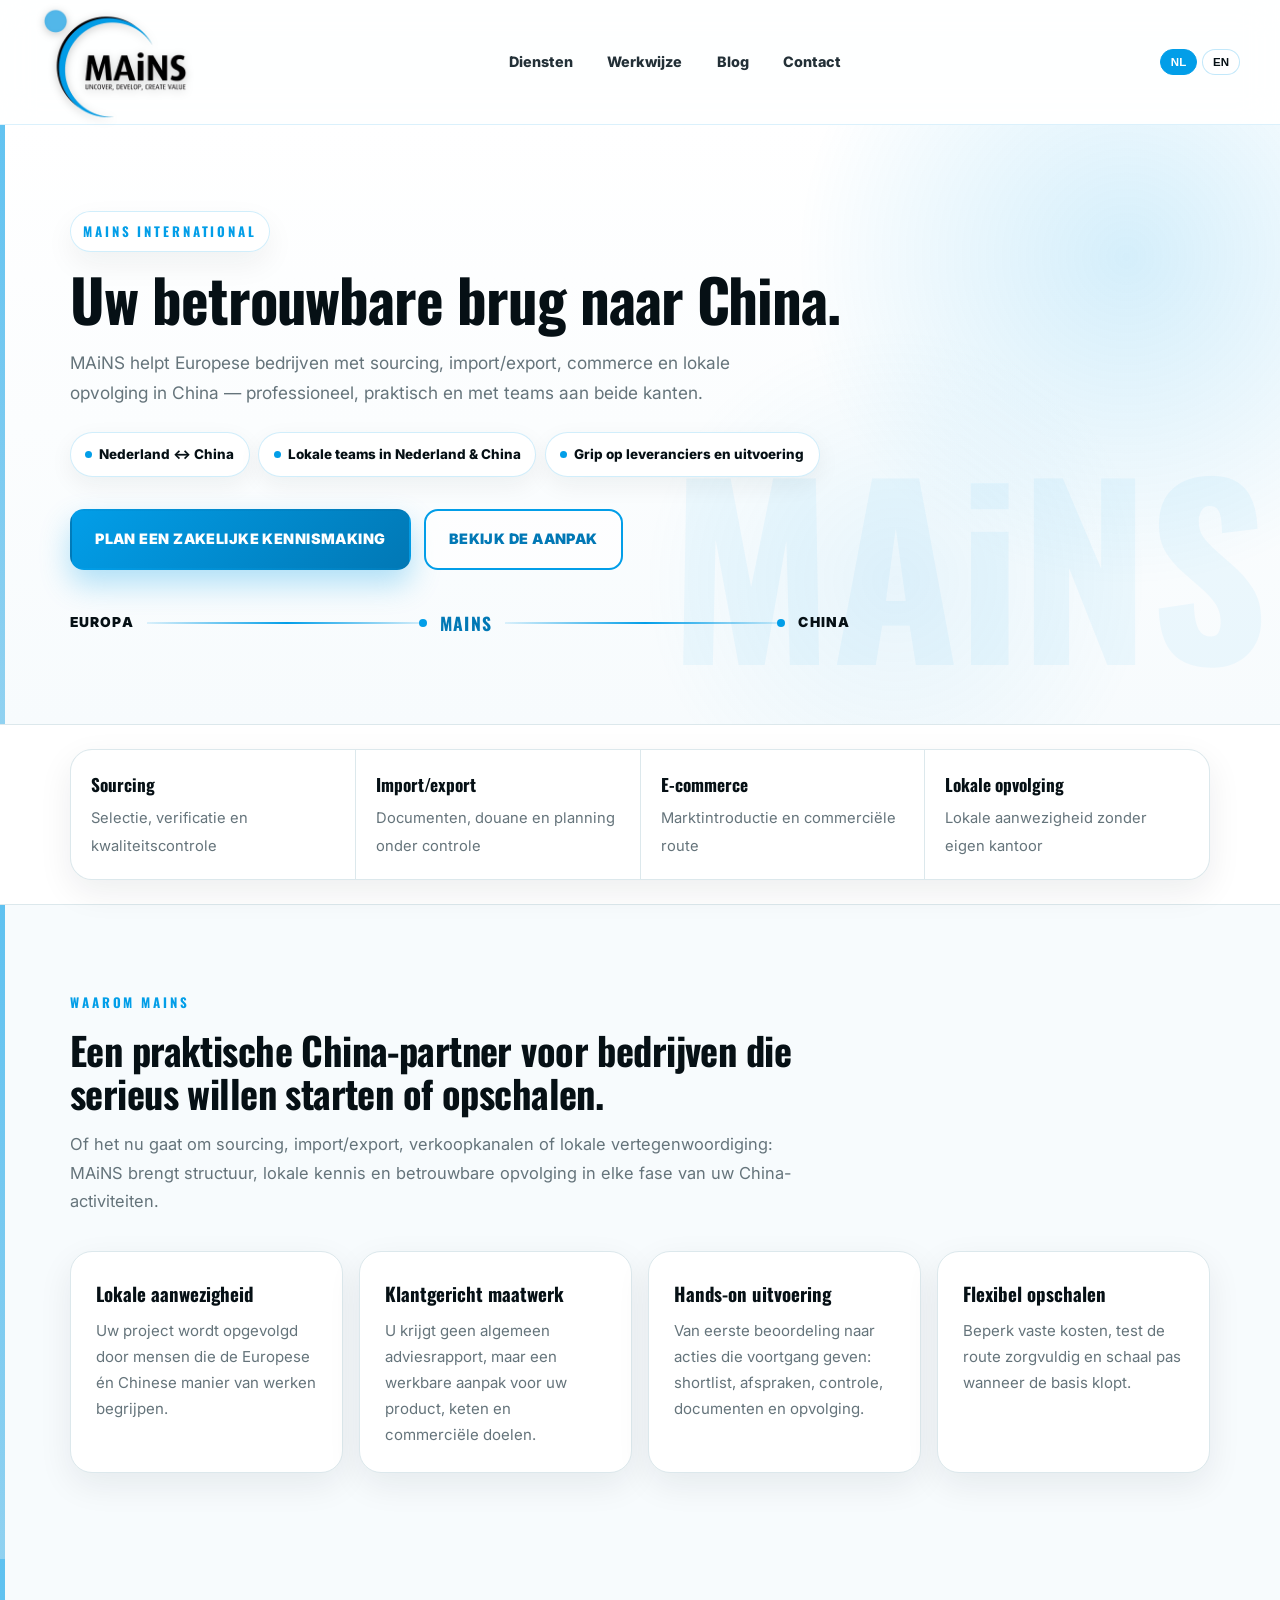
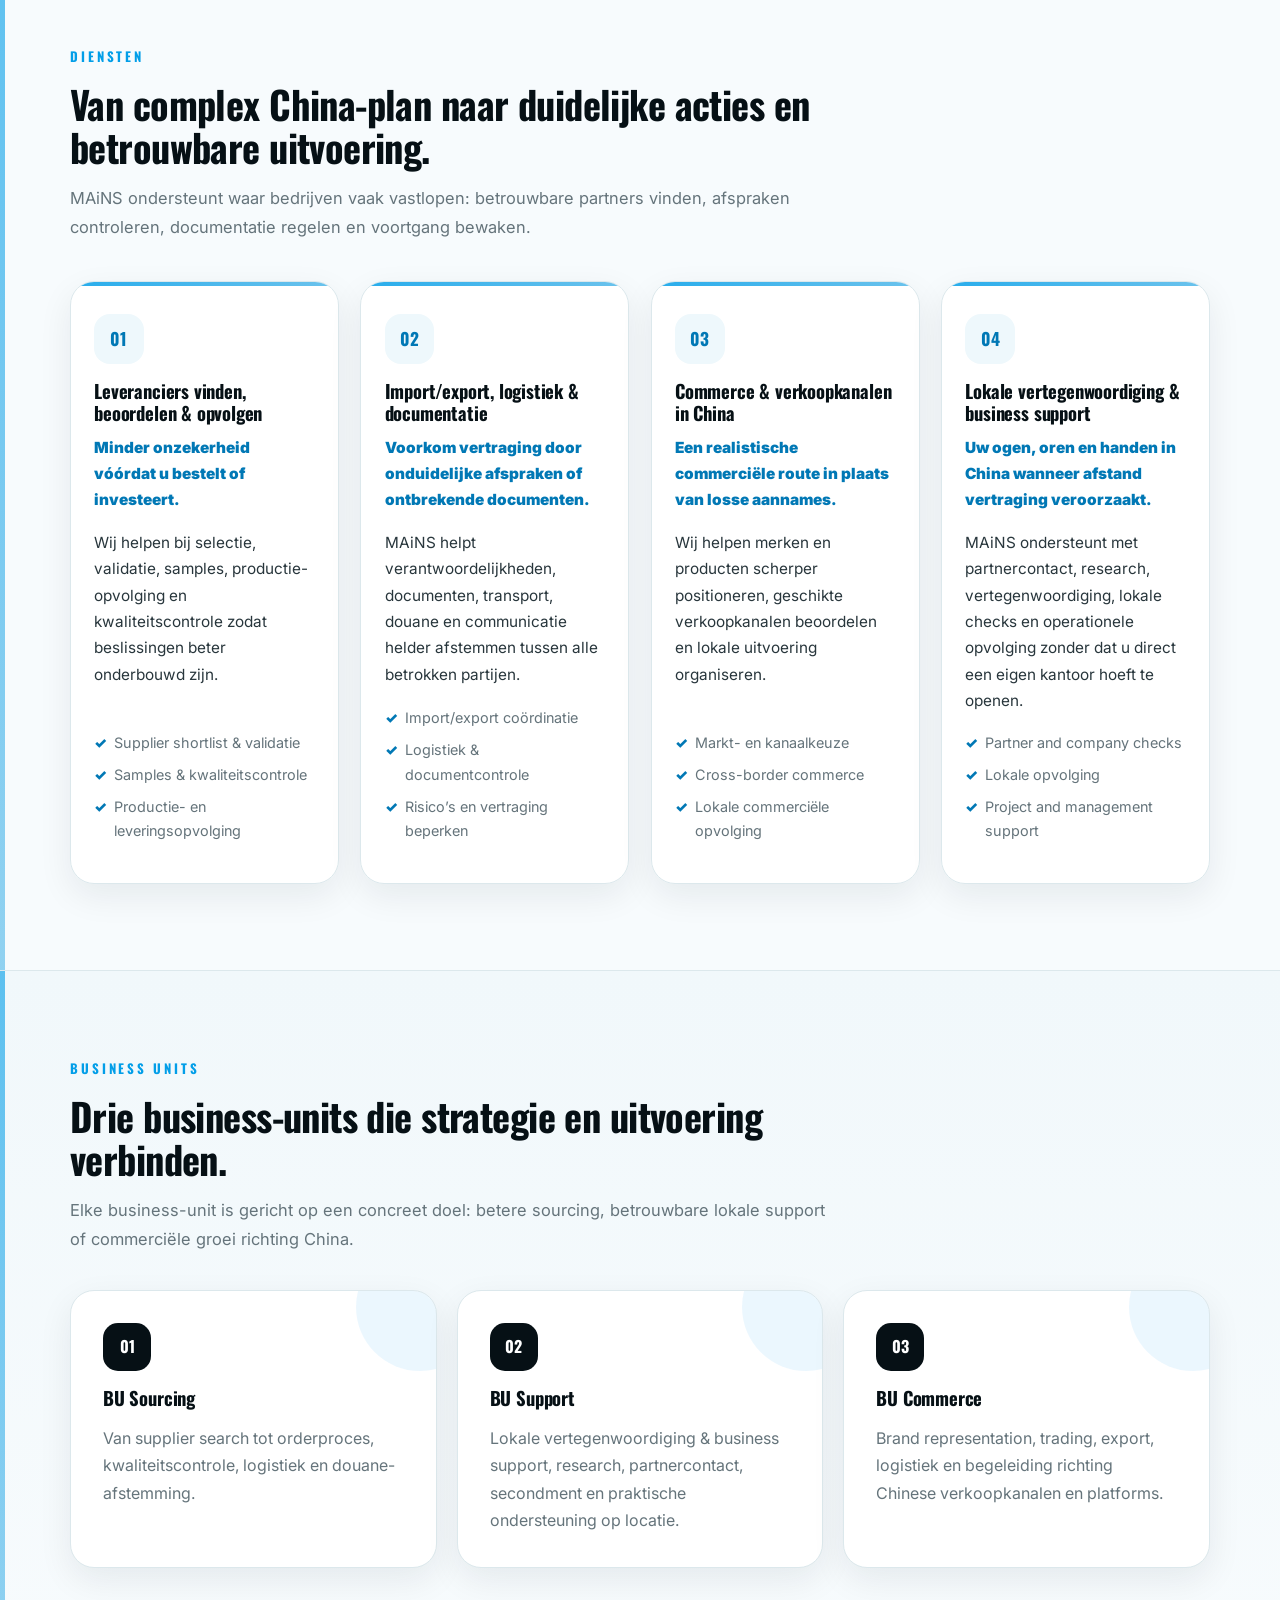
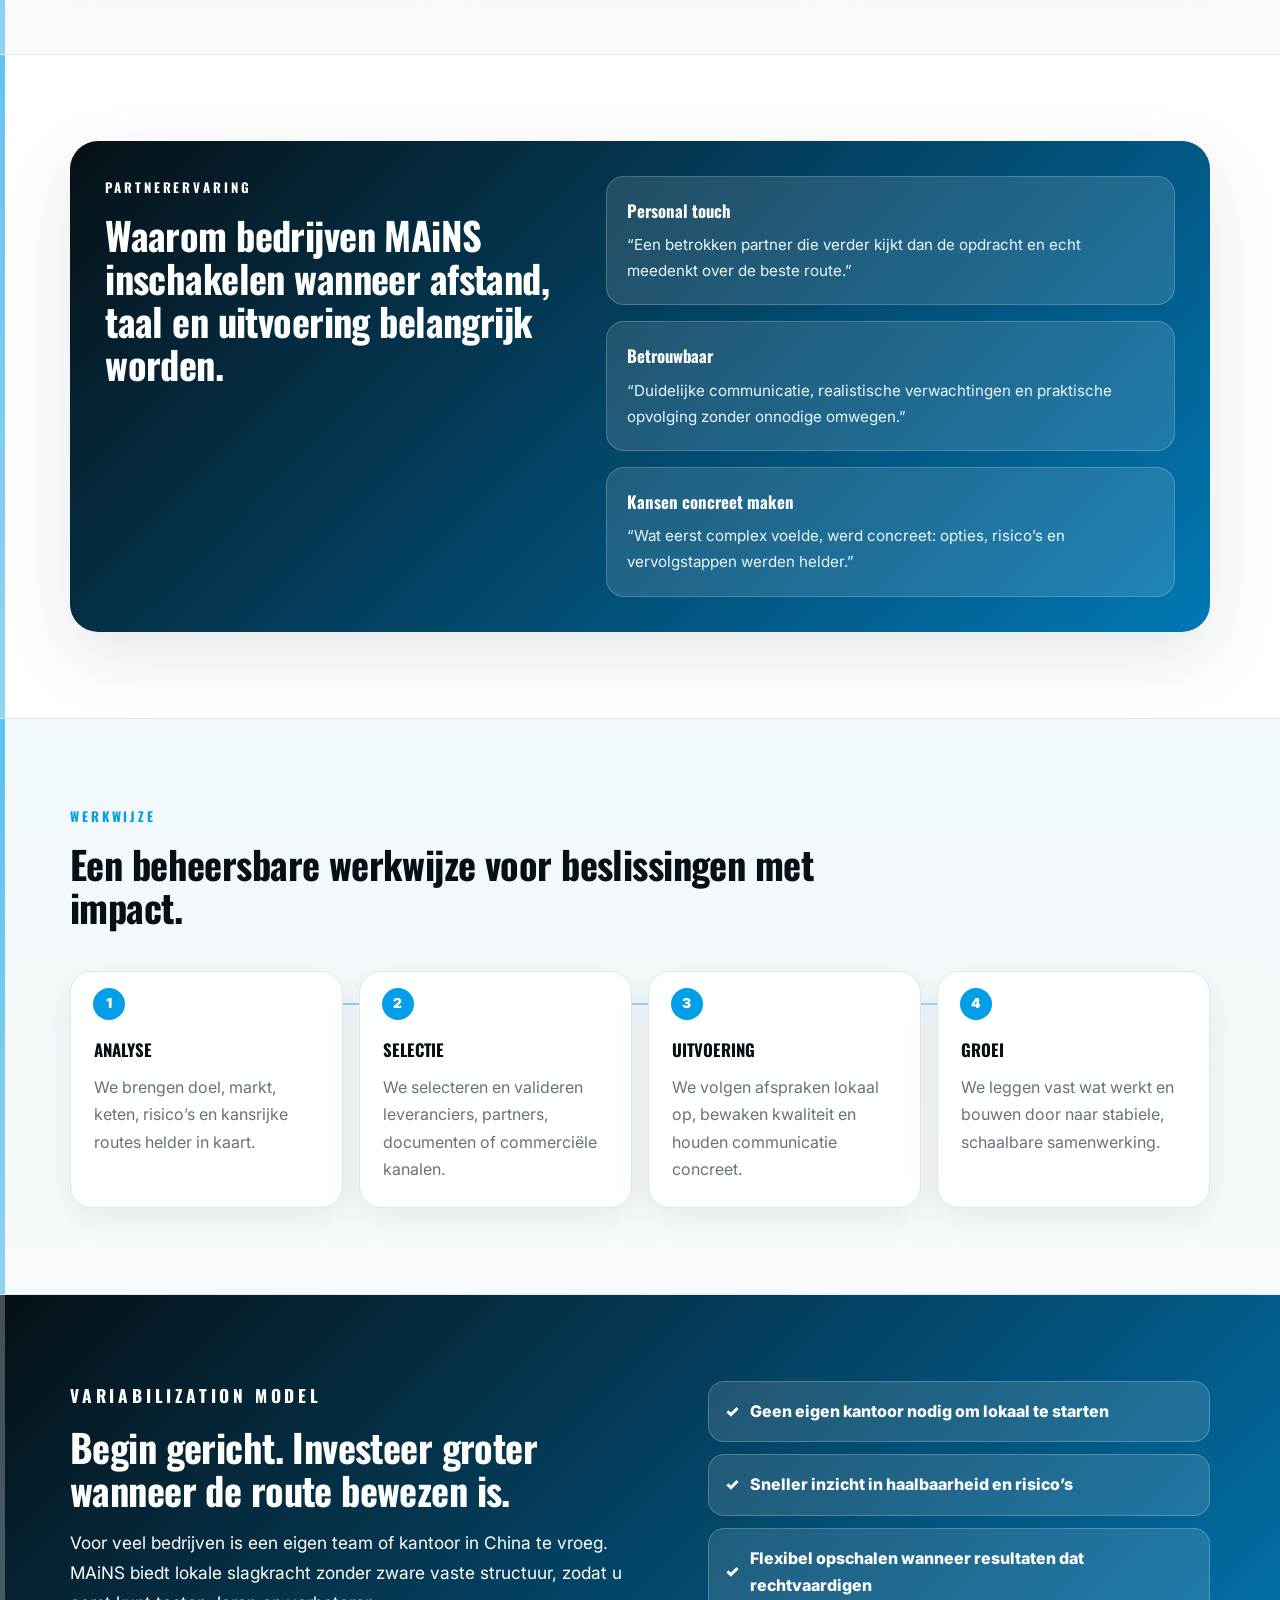
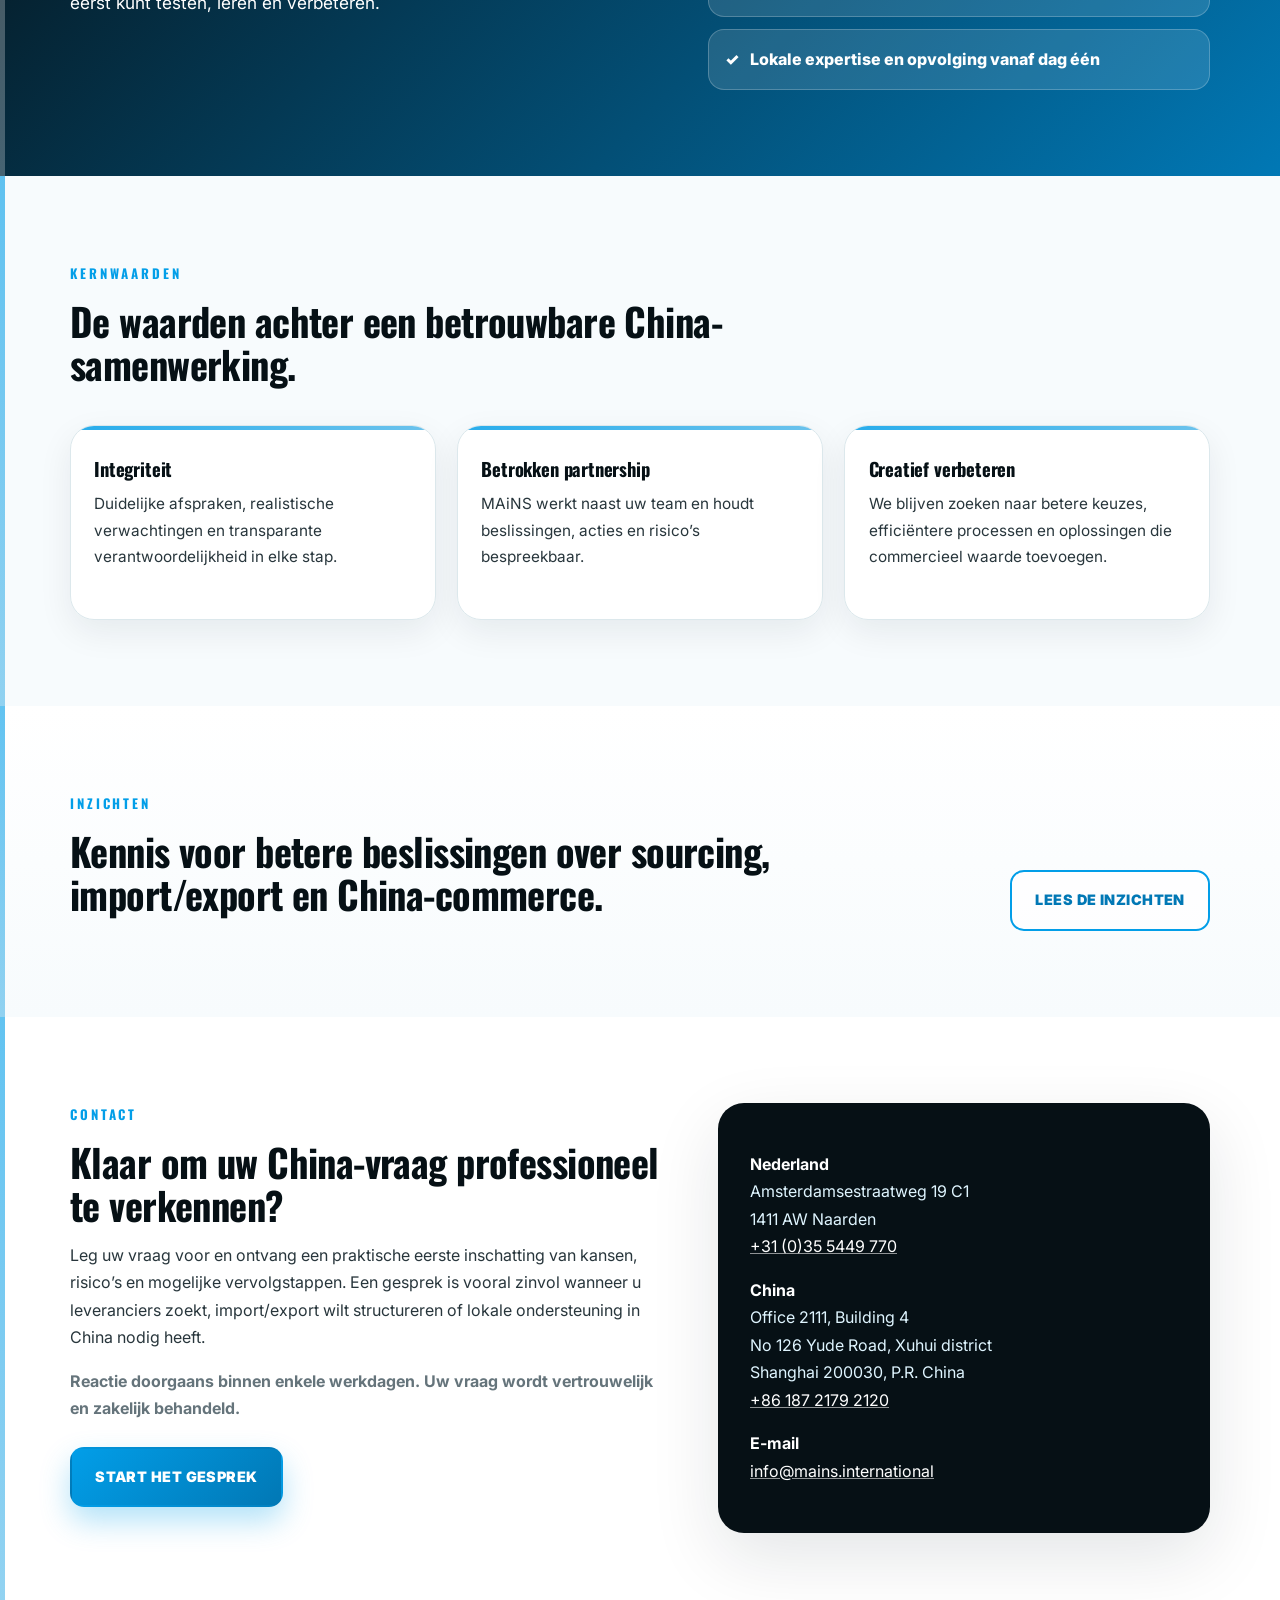
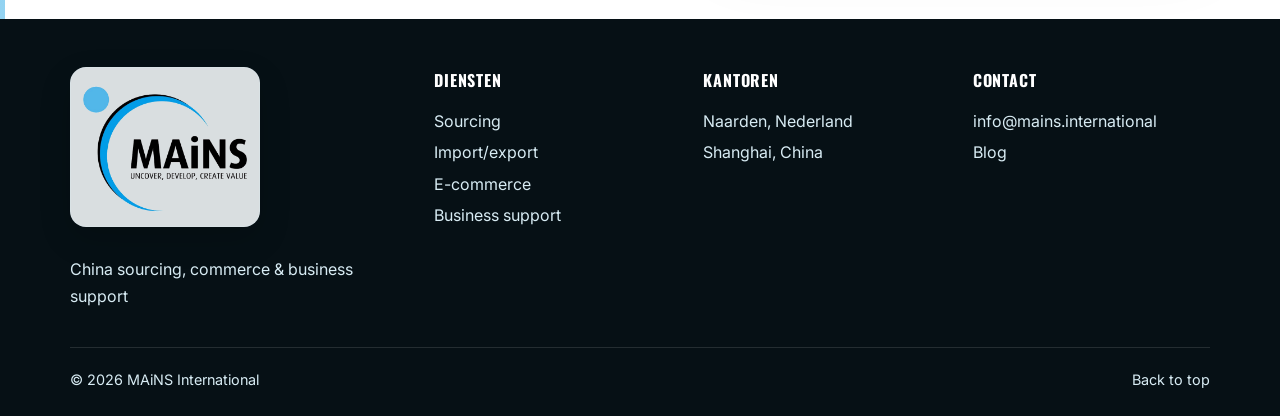
<file: index.html>
<!doctype html>
<html lang="nl">
<head>
  <meta charset="utf-8">
  <meta name="viewport" content="width=device-width, initial-scale=1">
  <title>MAiNS International — China sourcing, commerce & business support</title>
  <meta name="description" content="MAiNS International helpt Europese bedrijven zakelijk groeien in China met lokale sourcing, import/export, commerce en praktische vertegenwoordiging.">
  <meta property="og:title" content="MAiNS International — China business development">
  <meta property="og:description" content="Lokale China-expertise voor sourcing, import/export, commerce en betrouwbare business support.">
  <meta property="og:type" content="website">
  <meta name="theme-color" content="#029ee8">
  <meta name="site-version" content="headings-calm-20260702-4">
  <link rel="stylesheet" href="assets/styles.css?v=20260702-3">
  <script type="application/ld+json">
  {
    "@context": "https://schema.org",
    "@type": "Organization",
    "name": "MAiNS International",
    "url": "https://siyao1993-maker.github.io/mains-international-site/",
    "logo": "https://siyao1993-maker.github.io/mains-international-site/assets/mains-logo.webp",
    "email": "info@mains.international",
    "address": [
      {"@type": "PostalAddress", "streetAddress": "Amsterdamsestraatweg 19 C1", "postalCode": "1411 AW", "addressLocality": "Naarden", "addressCountry": "NL"},
      {"@type": "PostalAddress", "streetAddress": "Office 2111, Building 4, No 126 Yude Road, Xuhui district", "addressLocality": "Shanghai", "postalCode": "200030", "addressCountry": "CN"}
    ]
  }
  </script>
</head>
<body>
  <a class="skip" href="#main" data-i18n="skip">Naar inhoud</a>

  <header class="site-header" id="top">
    <nav class="nav" aria-label="Hoofdnavigatie">
      <a class="brand" href="#top" aria-label="MAiNS International home"><img src="assets/mains-logo.webp" alt="MAiNS International"></a>
      <button class="menu-toggle" type="button" aria-expanded="false" aria-controls="nav-links">Menu</button>
      <div class="nav-links" id="nav-links">
        <a href="#services" data-i18n="navServices">Diensten</a>
        <a href="#process" data-i18n="navProcess">Werkwijze</a>
        <a href="blog/" data-i18n="navBlog">Blog</a>
        <a href="#contact" data-i18n="navContact">Contact</a>
      </div>
      <div class="language" aria-label="Language selector">
        <button type="button" data-lang="nl" class="active">NL</button>
        <button type="button" data-lang="en">EN</button>
      </div>
    </nav>
  </header>

  <main id="main">
    <section class="hero section">
      <div class="wrap hero-grid">
        <div class="hero-copy">
          <p class="eyebrow hero-eyebrow" data-i18n="eyebrow">MAiNS International</p>
          <h1 data-i18n="heroTitle">Uw betrouwbare brug naar China.</h1>
          <p class="lead" data-i18n="heroLead">MAiNS helpt Europese bedrijven met sourcing, import/export, commerce en lokale opvolging in China — professioneel, praktisch en met teams aan beide kanten.</p>
          <div class="hero-proof" aria-label="MAiNS focus">
            <span data-i18n="proofOne">Nederland ↔ China</span>
            <span data-i18n="proofTwo">Lokale teams in Nederland & China</span>
            <span data-i18n="proofThree">Grip op leveranciers en uitvoering</span>
          </div>
          <div class="actions">
            <a class="button primary" href="#contact" data-i18n="heroCta">Plan een zakelijke kennismaking</a>
            <a class="button ghost" href="#services" data-i18n="heroSecondary">Bekijk de aanpak</a>
          </div>
        </div>
        <div class="trade-line" aria-label="Europe to China bridge">
          <span data-i18n="tradeEurope">Europa</span>
          <i></i>
          <strong>MAiNS</strong>
          <i></i>
          <span data-i18n="tradeChina">China</span>
        </div>
      </div>
    </section>

    <section class="trust-strip" aria-label="Waar MAiNS bij helpt">
      <div class="wrap trust-grid">
        <div><strong data-i18n="trustOneTitle">Sourcing</strong><span data-i18n="trustOneText">Selectie, verificatie en kwaliteitscontrole</span></div>
        <div><strong data-i18n="trustTwoTitle">Import/export</strong><span data-i18n="trustTwoText">Documenten, douane en planning onder controle</span></div>
        <div><strong data-i18n="trustThreeTitle">E-commerce</strong><span data-i18n="trustThreeText">Marktintroductie en commerciële route</span></div>
        <div><strong data-i18n="trustFourTitle">Lokale opvolging</strong><span data-i18n="trustFourText">Lokale aanwezigheid zonder eigen kantoor</span></div>
      </div>
    </section>

    <section class="section why-section" id="why-mains">
      <div class="wrap">
        <p class="eyebrow" data-i18n="whyEyebrow">Waarom MAiNS</p>
        <h2 data-i18n="whyTitle">Een praktische China-partner voor bedrijven die serieus willen starten of opschalen.</h2>
        <p class="section-intro" data-i18n="whyIntro">Of het nu gaat om sourcing, import/export, verkoopkanalen of lokale vertegenwoordiging: MAiNS brengt structuur, lokale kennis en betrouwbare opvolging in elke fase van uw China-activiteiten.</p>
        <div class="feature-grid">
          <article class="feature-card"><strong data-i18n="whyOneTitle">Lokale aanwezigheid</strong><p data-i18n="whyOneText">Uw project wordt opgevolgd door mensen die de Europese én Chinese manier van werken begrijpen.</p></article>
          <article class="feature-card"><strong data-i18n="whyTwoTitle">Klantgericht maatwerk</strong><p data-i18n="whyTwoText">U krijgt geen algemeen adviesrapport, maar een werkbare aanpak voor uw product, keten en commerciële doelen.</p></article>
          <article class="feature-card"><strong data-i18n="whyThreeTitle">Hands-on uitvoering</strong><p data-i18n="whyThreeText">Van eerste beoordeling naar acties die voortgang geven: shortlist, afspraken, controle, documenten en opvolging.</p></article>
          <article class="feature-card"><strong data-i18n="whyFourTitle">Flexibel opschalen</strong><p data-i18n="whyFourText">Beperk vaste kosten, test de route zorgvuldig en schaal pas wanneer de basis klopt.</p></article>
        </div>
      </div>
    </section>

    <section class="section services-section" id="services">
      <div class="wrap">
        <p class="eyebrow" data-i18n="servicesEyebrow">Diensten</p>
        <h2 data-i18n="servicesTitle">Van complex China-plan naar duidelijke acties en betrouwbare uitvoering.</h2>
        <p class="section-intro" data-i18n="servicesIntro">MAiNS ondersteunt waar bedrijven vaak vastlopen: betrouwbare partners vinden, afspraken controleren, documentatie regelen en voortgang bewaken.</p>
        <div class="cards four service-cards">
          <article class="card service-card">
            <span class="service-icon">01</span>
            <h3 data-i18n="serviceOneTitle">Leveranciers vinden, beoordelen & opvolgen</h3>
            <p class="result" data-i18n="serviceOneResult">Minder onzekerheid vóórdat u bestelt of investeert.</p>
            <p data-i18n="serviceOneText">Wij helpen bij selectie, validatie, samples, productie-opvolging en kwaliteitscontrole zodat beslissingen beter onderbouwd zijn.</p>
            <ul><li data-i18n="serviceOneA">Supplier shortlist & validatie</li><li data-i18n="serviceOneB">Samples & kwaliteitscontrole</li><li data-i18n="serviceOneC">Productie- en leveringsopvolging</li></ul>
          </article>
          <article class="card service-card">
            <span class="service-icon">02</span>
            <h3 data-i18n="serviceTwoTitle">Import/export, logistiek & documentatie</h3>
            <p class="result" data-i18n="serviceTwoResult">Voorkom vertraging door onduidelijke afspraken of ontbrekende documenten.</p>
            <p data-i18n="serviceTwoText">MAiNS helpt verantwoordelijkheden, documenten, transport, douane en communicatie helder afstemmen tussen alle betrokken partijen.</p>
            <ul><li data-i18n="serviceTwoA">Import/export coördinatie</li><li data-i18n="serviceTwoB">Logistiek & documentcontrole</li><li data-i18n="serviceTwoC">Risico’s en vertraging beperken</li></ul>
          </article>
          <article class="card service-card">
            <span class="service-icon">03</span>
            <h3 data-i18n="serviceThreeTitle">Commerce & verkoopkanalen in China</h3>
            <p class="result" data-i18n="serviceThreeResult">Een realistische commerciële route in plaats van losse aannames.</p>
            <p data-i18n="serviceThreeText">Wij helpen merken en producten scherper positioneren, geschikte verkoopkanalen beoordelen en lokale uitvoering organiseren.</p>
            <ul><li data-i18n="serviceThreeA">Markt- en kanaalkeuze</li><li data-i18n="serviceThreeB">Cross-border commerce</li><li data-i18n="serviceThreeC">Lokale commerciële opvolging</li></ul>
          </article>
          <article class="card service-card">
            <span class="service-icon">04</span>
            <h3 data-i18n="serviceFourTitle">Lokale vertegenwoordiging & business support</h3>
            <p class="result" data-i18n="serviceFourResult">Uw ogen, oren en handen in China wanneer afstand vertraging veroorzaakt.</p>
            <p data-i18n="serviceFourText">MAiNS ondersteunt met partnercontact, research, vertegenwoordiging, lokale checks en operationele opvolging zonder dat u direct een eigen kantoor hoeft te openen.</p>
            <ul><li data-i18n="serviceFourA">Partner and company checks</li><li data-i18n="serviceFourB">Lokale opvolging</li><li data-i18n="serviceFourC">Project and management support</li></ul>
          </article>
        </div>
      </div>
    </section>

    <section class="section muted units-section" id="business-units">
      <div class="wrap">
        <p class="eyebrow" data-i18n="unitsEyebrow">Business units</p>
        <h2 data-i18n="unitsTitle">Drie business-units die strategie en uitvoering verbinden.</h2>
        <p class="section-intro" data-i18n="unitsIntro">Elke business-unit is gericht op een concreet doel: betere sourcing, betrouwbare lokale support of commerciële groei richting China.</p>
        <div class="unit-grid">
          <article class="unit-card"><span>01</span><h3 data-i18n="unitOneTitle">BU Sourcing</h3><p data-i18n="unitOneText">Van supplier search tot orderproces, kwaliteitscontrole, logistiek en douane-afstemming.</p></article>
          <article class="unit-card"><span>02</span><h3 data-i18n="unitTwoTitle">BU Support</h3><p data-i18n="unitTwoText">Lokale vertegenwoordiging & business support, research, partnercontact, secondment en praktische ondersteuning op locatie.</p></article>
          <article class="unit-card"><span>03</span><h3 data-i18n="unitThreeTitle">BU Commerce</h3><p data-i18n="unitThreeText">Brand representation, trading, export, logistiek en begeleiding richting Chinese verkoopkanalen en platforms.</p></article>
        </div>
      </div>
    </section>

    <section class="section partner-section" id="partner-experience">
      <div class="wrap partner-panel">
        <div>
          <p class="eyebrow" data-i18n="partnerEyebrow">Partnerervaring</p>
          <h2 data-i18n="partnerTitle">Waarom bedrijven MAiNS inschakelen wanneer afstand, taal en uitvoering belangrijk worden.</h2>
        </div>
        <div class="quote-grid">
          <blockquote><strong data-i18n="quoteOneTitle">Personal touch</strong><p data-i18n="quoteOneText">“Een betrokken partner die verder kijkt dan de opdracht en echt meedenkt over de beste route.”</p></blockquote>
          <blockquote><strong data-i18n="quoteTwoTitle">Betrouwbaar</strong><p data-i18n="quoteTwoText">“Duidelijke communicatie, realistische verwachtingen en praktische opvolging zonder onnodige omwegen.”</p></blockquote>
          <blockquote><strong data-i18n="quoteThreeTitle">Kansen concreet maken</strong><p data-i18n="quoteThreeText">“Wat eerst complex voelde, werd concreet: opties, risico’s en vervolgstappen werden helder.”</p></blockquote>
        </div>
      </div>
    </section>

    <section class="section muted process-section" id="process">
      <div class="wrap">
        <p class="eyebrow" data-i18n="processEyebrow">Werkwijze</p>
        <h2 data-i18n="processTitle">Een beheersbare werkwijze voor beslissingen met impact.</h2>
        <div class="process-route">
          <div class="step"><b data-i18n="stepOneTitle">Analyse</b><span data-i18n="stepOneText">We brengen doel, markt, keten, risico’s en kansrijke routes helder in kaart.</span></div>
          <div class="step"><b data-i18n="stepTwoTitle">Selectie</b><span data-i18n="stepTwoText">We selecteren en valideren leveranciers, partners, documenten of commerciële kanalen.</span></div>
          <div class="step"><b data-i18n="stepThreeTitle">Uitvoering</b><span data-i18n="stepThreeText">We volgen afspraken lokaal op, bewaken kwaliteit en houden communicatie concreet.</span></div>
          <div class="step"><b data-i18n="stepFourTitle">Groei</b><span data-i18n="stepFourText">We leggen vast wat werkt en bouwen door naar stabiele, schaalbare samenwerking.</span></div>
        </div>
      </div>
    </section>

    <section class="section callout-section" id="model">
      <div class="wrap callout-card">
        <div>
          <p class="eyebrow" data-i18n="modelEyebrow">Variabilization model</p>
          <h2 data-i18n="modelTitle">Begin gericht. Investeer groter wanneer de route bewezen is.</h2>
          <p data-i18n="modelText">Voor veel bedrijven is een eigen team of kantoor in China te vroeg. MAiNS biedt lokale slagkracht zonder zware vaste structuur, zodat u eerst kunt testen, leren en verbeteren.</p>
        </div>
        <ul class="checklist">
          <li data-i18n="modelA">Geen eigen kantoor nodig om lokaal te starten</li>
          <li data-i18n="modelB">Sneller inzicht in haalbaarheid en risico’s</li>
          <li data-i18n="modelC">Flexibel opschalen wanneer resultaten dat rechtvaardigen</li>
          <li data-i18n="modelD">Lokale expertise en opvolging vanaf dag één</li>
        </ul>
      </div>
    </section>

    <section class="section values-section" id="values">
      <div class="wrap">
        <p class="eyebrow" data-i18n="valuesEyebrow">Kernwaarden</p>
        <h2 data-i18n="valuesTitle">De waarden achter een betrouwbare China-samenwerking.</h2>
        <div class="cards three">
          <article class="card value-card"><h3 data-i18n="valueOneTitle">Integriteit</h3><p data-i18n="valueOneText">Duidelijke afspraken, realistische verwachtingen en transparante verantwoordelijkheid in elke stap.</p></article>
          <article class="card value-card"><h3 data-i18n="valueTwoTitle">Betrokken partnership</h3><p data-i18n="valueTwoText">MAiNS werkt naast uw team en houdt beslissingen, acties en risico’s bespreekbaar.</p></article>
          <article class="card value-card"><h3 data-i18n="valueThreeTitle">Creatief verbeteren</h3><p data-i18n="valueThreeText">We blijven zoeken naar betere keuzes, efficiëntere processen en oplossingen die commercieel waarde toevoegen.</p></article>
        </div>
      </div>
    </section>

    <section class="section insights-preview" id="insights">
      <div class="wrap split-heading">
        <div><p class="eyebrow" data-i18n="insightsEyebrow">Inzichten</p><h2 data-i18n="insightsTitle">Kennis voor betere beslissingen over sourcing, import/export en China-commerce.</h2></div>
        <a class="button ghost" href="blog/" data-i18n="insightsCta">Lees de inzichten</a>
      </div>
    </section>

    <section class="section contact" id="contact">
      <div class="wrap contact-grid">
        <div>
          <p class="eyebrow" data-i18n="contactEyebrow">Contact</p>
          <h2 data-i18n="contactTitle">Klaar om uw China-vraag professioneel te verkennen?</h2>
          <p data-i18n="contactText">Leg uw vraag voor en ontvang een praktische eerste inschatting van kansen, risico’s en mogelijke vervolgstappen. Een gesprek is vooral zinvol wanneer u leveranciers zoekt, import/export wilt structureren of lokale ondersteuning in China nodig heeft.</p>
          <p class="contact-note" data-i18n="contactNote">Reactie doorgaans binnen enkele werkdagen. Uw vraag wordt vertrouwelijk en zakelijk behandeld.</p>
          <a class="button primary" href="mailto:info@mains.international?subject=China%20business%20vraag" data-i18n="contactCta">Start het gesprek</a>
        </div>
        <address class="address-card">
          <p><strong data-i18n="officeNl">Nederland</strong><br>Amsterdamsestraatweg 19 C1<br>1411 AW Naarden<br><a href="tel:+313****9770">+31 (0)35 5449 770</a></p>
          <p><strong data-i18n="officeCn">China</strong><br>Office 2111, Building 4<br>No 126 Yude Road, Xuhui district<br>Shanghai 200030, P.R. China<br><a href="tel:+8618721792120">+86 187 2179 2120</a></p>
          <p><strong>E-mail</strong><br><a href="mailto:info@mains.international">info@mains.international</a></p>
        </address>
      </div>
    </section>
  </main>

  <footer class="footer">
    <div class="wrap footer-grid">
      <div><img src="assets/mains-logo.webp" alt="MAiNS International" class="footer-logo"><p data-i18n="footerText">China sourcing, commerce & business support</p></div>
      <div><strong data-i18n="footerServices">Diensten</strong><a href="#services">Sourcing</a><a href="#services">Import/export</a><a href="#services">E-commerce</a><a href="#services">Business support</a></div>
      <div><strong data-i18n="footerOffices">Kantoren</strong><span>Naarden, Nederland</span><span>Shanghai, China</span></div>
      <div><strong>Contact</strong><a href="mailto:info@mains.international">info@mains.international</a><a href="blog/">Blog</a></div>
    </div>
    <div class="wrap footer-bottom"><span>© 2026 MAiNS International</span><a href="#top">Back to top</a></div>
  </footer>

  <script>
    const translations = {
      nl: {
        skip: 'Naar inhoud', navServices: 'Diensten', navProcess: 'Werkwijze', navBlog: 'Blog', navContact: 'Contact', eyebrow: 'MAiNS International',
        heroTitle: 'Uw betrouwbare brug naar China.', heroLead: 'MAiNS helpt Europese bedrijven met sourcing, import/export, commerce en lokale opvolging in China — professioneel, praktisch en met teams aan beide kanten.', heroCta: 'Plan een zakelijke kennismaking', heroSecondary: 'Bekijk de aanpak', proofOne: 'Nederland ↔ China', proofTwo: 'Lokale teams in Nederland & China', proofThree: 'Grip op leveranciers en uitvoering', tradeEurope: 'Europa', tradeChina: 'China',
        trustOneTitle: 'Sourcing', trustOneText: 'Selectie, verificatie en kwaliteitscontrole', trustTwoTitle: 'Import/export', trustTwoText: 'Documenten, douane en planning onder controle', trustThreeTitle: 'E-commerce', trustThreeText: 'Marktintroductie en commerciële route', trustFourTitle: 'Lokale opvolging', trustFourText: 'Lokale aanwezigheid zonder eigen kantoor',
        servicesEyebrow: 'Diensten', servicesTitle: 'Van complex China-plan naar duidelijke acties en betrouwbare uitvoering.', servicesIntro: 'MAiNS ondersteunt waar bedrijven vaak vastlopen: betrouwbare partners vinden, afspraken controleren, documentatie regelen en voortgang bewaken.', serviceOneTitle: 'Leveranciers vinden, beoordelen & opvolgen', serviceOneResult: 'Minder onzekerheid vóórdat u bestelt of investeert.', serviceOneText: 'Wij helpen bij selectie, validatie, samples, productie-opvolging en kwaliteitscontrole zodat beslissingen beter onderbouwd zijn.', serviceOneA: 'Supplier shortlist & validatie', serviceOneB: 'Samples & kwaliteitscontrole', serviceOneC: 'Productie- en leveringsopvolging', serviceTwoTitle: 'Import/export, logistiek & documentatie', serviceTwoResult: 'Voorkom vertraging door onduidelijke afspraken of ontbrekende documenten.', serviceTwoText: 'MAiNS helpt verantwoordelijkheden, documenten, transport, douane en communicatie helder afstemmen tussen alle betrokken partijen.', serviceTwoA: 'Import/export coördinatie', serviceTwoB: 'Logistiek & documentcontrole', serviceTwoC: 'Risico’s en vertraging beperken', serviceThreeTitle: 'Commerce & verkoopkanalen in China', serviceThreeResult: 'Een realistische commerciële route in plaats van losse aannames.', serviceThreeText: 'Wij helpen merken en producten scherper positioneren, geschikte verkoopkanalen beoordelen en lokale uitvoering organiseren.', serviceThreeA: 'Markt- en kanaalkeuze', serviceThreeB: 'Cross-border commerce', serviceThreeC: 'Lokale commerciële opvolging', serviceFourTitle: 'Lokale vertegenwoordiging & business support', serviceFourResult: 'Uw ogen, oren en handen in China wanneer afstand vertraging veroorzaakt.', serviceFourText: 'MAiNS ondersteunt met partnercontact, research, vertegenwoordiging, lokale checks en operationele opvolging zonder dat u direct een eigen kantoor hoeft te openen.', serviceFourA: 'Partner and company checks', serviceFourB: 'Lokale opvolging', serviceFourC: 'Project and management support',
        processEyebrow: 'Werkwijze', processTitle: 'Een beheersbare werkwijze voor beslissingen met impact.', stepOneTitle: 'Analyse', stepOneText: 'We brengen doel, markt, keten, risico’s en kansrijke routes helder in kaart.', stepTwoTitle: 'Selectie', stepTwoText: 'We selecteren en valideren leveranciers, partners, documenten of commerciële kanalen.', stepThreeTitle: 'Uitvoering', stepThreeText: 'We volgen afspraken lokaal op, bewaken kwaliteit en houden communicatie concreet.', stepFourTitle: 'Groei', stepFourText: 'We leggen vast wat werkt en bouwen door naar stabiele, schaalbare samenwerking.',
        modelEyebrow: 'Variabilization model', modelTitle: 'Begin gericht. Investeer groter wanneer de route bewezen is.', modelText: 'Voor veel bedrijven is een eigen team of kantoor in China te vroeg. MAiNS biedt lokale slagkracht zonder zware vaste structuur, zodat u eerst kunt testen, leren en verbeteren.', modelA: 'Geen eigen kantoor nodig om lokaal te starten', modelB: 'Sneller inzicht in haalbaarheid en risico’s', modelC: 'Flexibel opschalen wanneer resultaten dat rechtvaardigen', modelD: 'Lokale expertise en opvolging vanaf dag één',
        valuesEyebrow: 'Kernwaarden', valuesTitle: 'De waarden achter een betrouwbare China-samenwerking.', valueOneTitle: 'Integriteit', valueOneText: 'Duidelijke afspraken, realistische verwachtingen en transparante verantwoordelijkheid in elke stap.', valueTwoTitle: 'Betrokken partnership', valueTwoText: 'MAiNS werkt naast uw team en houdt beslissingen, acties en risico’s bespreekbaar.', valueThreeTitle: 'Creatief verbeteren', valueThreeText: 'We blijven zoeken naar betere keuzes, efficiëntere processen en oplossingen die commercieel waarde toevoegen.', insightsEyebrow: 'Inzichten', insightsTitle: 'Kennis voor betere beslissingen over sourcing, import/export en China-commerce.', insightsCta: 'Lees de inzichten',
        whyEyebrow: 'Waarom MAiNS', whyTitle: 'Een praktische China-partner voor bedrijven die serieus willen starten of opschalen.', whyIntro: 'Of het nu gaat om sourcing, import/export, verkoopkanalen of lokale vertegenwoordiging: MAiNS brengt structuur, lokale kennis en betrouwbare opvolging in elke fase van uw China-activiteiten.', whyOneTitle: 'Lokale aanwezigheid', whyOneText: 'Uw project wordt opgevolgd door mensen die de Europese én Chinese manier van werken begrijpen.', whyTwoTitle: 'Klantgericht maatwerk', whyTwoText: 'U krijgt geen algemeen adviesrapport, maar een werkbare aanpak voor uw product, keten en commerciële doelen.', whyThreeTitle: 'Hands-on uitvoering', whyThreeText: 'Van eerste beoordeling naar acties die voortgang geven: shortlist, afspraken, controle, documenten en opvolging.', whyFourTitle: 'Flexibel opschalen', whyFourText: 'Beperk vaste kosten, test de route zorgvuldig en schaal pas wanneer de basis klopt.',
        unitsEyebrow: 'Business units', unitsTitle: 'Drie business-units die strategie en uitvoering verbinden.', unitsIntro: 'Elke business-unit is gericht op een concreet doel: betere sourcing, betrouwbare lokale support of commerciële groei richting China.', unitOneTitle: 'BU Sourcing', unitOneText: 'Van supplier search tot orderproces, kwaliteitscontrole, logistiek en douane-afstemming.', unitTwoTitle: 'BU Support', unitTwoText: 'Lokale vertegenwoordiging & business support, research, partnercontact, secondment en praktische ondersteuning op locatie.', unitThreeTitle: 'BU Commerce', unitThreeText: 'Brand representation, trading, export, logistiek en begeleiding richting Chinese verkoopkanalen en platforms.', partnerEyebrow: 'Partnerervaring', partnerTitle: 'Waarom bedrijven MAiNS inschakelen wanneer afstand, taal en uitvoering belangrijk worden.', quoteOneTitle: 'Personal touch', quoteOneText: '“Een betrokken partner die verder kijkt dan de opdracht en echt meedenkt over de beste route.”', quoteTwoTitle: 'Betrouwbaar', quoteTwoText: '“Duidelijke communicatie, realistische verwachtingen en praktische opvolging zonder onnodige omwegen.”', quoteThreeTitle: 'Kansen concreet maken', quoteThreeText: '“Wat eerst complex voelde, werd concreet: opties, risico’s en vervolgstappen werden helder.”',
        contactEyebrow: 'Contact', contactTitle: 'Klaar om uw China-vraag professioneel te verkennen?', contactText: 'Leg uw vraag voor en ontvang een praktische eerste inschatting van kansen, risico’s en mogelijke vervolgstappen. Een gesprek is vooral zinvol wanneer u leveranciers zoekt, import/export wilt structureren of lokale ondersteuning in China nodig heeft.', contactNote: 'Reactie doorgaans binnen enkele werkdagen. Uw vraag wordt vertrouwelijk en zakelijk behandeld.', contactCta: 'Start het gesprek', officeNl: 'Nederland', officeCn: 'China', footerText: 'China sourcing, commerce & business support', footerServices: 'Diensten', footerOffices: 'Kantoren'
      },
      en: {
        skip: 'Skip to content', navServices: 'Services', navProcess: 'Process', navBlog: 'Blog', navContact: 'Contact', eyebrow: 'MAiNS International',
        heroTitle: 'Your trusted bridge to China.', heroLead: 'MAiNS helps European companies with sourcing, import/export, commerce and local follow-up in China — professional, practical and with teams on both sides.', heroCta: 'Plan a business introduction', heroSecondary: 'View the approach', proofOne: 'Netherlands ↔ China', proofTwo: 'Local teams in the Netherlands & China', proofThree: 'Control over suppliers and execution', tradeEurope: 'Europe', tradeChina: 'China',
        trustOneTitle: 'Sourcing', trustOneText: 'Selection, verification and quality control', trustTwoTitle: 'Import/export', trustTwoText: 'Documents, customs and planning under control', trustThreeTitle: 'E-commerce', trustThreeText: 'Market entry and commercial route', trustFourTitle: 'Local follow-up', trustFourText: 'Local presence without your own office',
        servicesEyebrow: 'Services', servicesTitle: 'From complex China plans to clear actions and reliable execution.', servicesIntro: 'MAiNS supports where companies often get stuck: finding reliable partners, checking agreements, arranging documentation and monitoring progress.', serviceOneTitle: 'Find, assess & follow up suppliers', serviceOneResult: 'Less uncertainty before you order or invest.', serviceOneText: 'We support selection, validation, samples, production follow-up and quality control so decisions are better grounded.', serviceOneA: 'Supplier shortlist & validation', serviceOneB: 'Samples & quality control', serviceOneC: 'Production and delivery follow-up', serviceTwoTitle: 'Import/export, logistics & documentation', serviceTwoResult: 'Prevent delays caused by unclear agreements or missing documents.', serviceTwoText: 'MAiNS helps align responsibilities, documents, transport, customs and communication between all parties involved.', serviceTwoA: 'Import/export coordination', serviceTwoB: 'Logistics & document control', serviceTwoC: 'Reduce risks and delays', serviceThreeTitle: 'Commerce & sales channels in China', serviceThreeResult: 'A realistic commercial route instead of loose assumptions.', serviceThreeText: 'We help position brands and products, assess suitable sales channels and organize local execution.', serviceThreeA: 'Market and channel choice', serviceThreeB: 'Cross-border commerce', serviceThreeC: 'Local commercial follow-up', serviceFourTitle: 'Local representation & business support', serviceFourResult: 'Your eyes, ears and hands in China when distance creates delay.', serviceFourText: 'MAiNS supports partner communication, research, representation, local checks and operational follow-up without immediately opening your own office.', serviceFourA: 'Partner and company checks', serviceFourB: 'Local follow-up', serviceFourC: 'Project and management support',
        processEyebrow: 'Process', processTitle: 'A manageable approach for decisions that matter.', stepOneTitle: 'Analysis', stepOneText: 'We map the goal, market, supply chain, risks and promising routes clearly.', stepTwoTitle: 'Selection', stepTwoText: 'We select and validate suppliers, partners, documents or commercial channels.', stepThreeTitle: 'Execution', stepThreeText: 'We follow up agreements locally, monitor quality and keep communication concrete.', stepFourTitle: 'Growth', stepFourText: 'We document what works and build toward stable, scalable cooperation.',
        modelEyebrow: 'Variabilization model', modelTitle: 'Start focused. Invest bigger when the route is proven.', modelText: 'For many companies, opening an office or building a team in China is too early. MAiNS offers local execution power without heavy fixed structure, so you can test, learn and improve first.', modelA: 'No own office needed to start locally', modelB: 'Faster insight into feasibility and risk', modelC: 'Scale flexibly when results justify it', modelD: 'Local expertise and follow-up from day one',
        valuesEyebrow: 'Values', valuesTitle: 'The values behind reliable China cooperation.', valueOneTitle: 'Integrity', valueOneText: 'Clear agreements, realistic expectations and transparent accountability at every step.', valueTwoTitle: 'Involved partnership', valueTwoText: 'MAiNS works beside your team and keeps decisions, actions and risks discussable.', valueThreeTitle: 'Creative improvement', valueThreeText: 'We keep looking for better choices, more efficient processes and solutions that add commercial value.', insightsEyebrow: 'Insights', insightsTitle: 'Knowledge for better decisions about sourcing, import/export and China commerce.', insightsCta: 'Read the insights',
        whyEyebrow: 'Why MAiNS', whyTitle: 'A practical China partner for companies that want to start or scale seriously.', whyIntro: 'Whether it is sourcing, import/export, sales channels or local representation: MAiNS brings structure, local knowledge and reliable follow-up to every phase of your China activities.', whyOneTitle: 'Local presence', whyOneText: 'Your project is followed up by people who understand both European and Chinese ways of working.', whyTwoTitle: 'Client-focused custom work', whyTwoText: 'No generic advisory report, but a workable approach for your product, supply chain and commercial goals.', whyThreeTitle: 'Hands-on execution', whyThreeText: 'From first assessment to actions that create progress: shortlist, agreements, checks, documents and follow-up.', whyFourTitle: 'Flexible scaling', whyFourText: 'Limit fixed costs, test the route carefully and scale only when the foundation is right.',
        unitsEyebrow: 'Business units', unitsTitle: 'Three business units that connect strategy and execution.', unitsIntro: 'Each business unit is focused on a concrete goal: better sourcing, reliable local support or commercial growth toward China.', unitOneTitle: 'BU Sourcing', unitOneText: 'From supplier search to order process, quality control, logistics and customs alignment.', unitTwoTitle: 'BU Support', unitTwoText: 'Local representation & business support, research, partner communication, secondment and practical on-site support.', unitThreeTitle: 'BU Commerce', unitThreeText: 'Brand representation, trading, export, logistics and guidance toward Chinese sales channels and platforms.', partnerEyebrow: 'Partner experience', partnerTitle: 'Why companies involve MAiNS when distance, language and execution start to matter.', quoteOneTitle: 'Personal touch', quoteOneText: '“An involved partner that looks beyond the assignment and thinks through the best route.”', quoteTwoTitle: 'Reliable', quoteTwoText: '“Clear communication, realistic expectations and practical follow-up without unnecessary detours.”', quoteThreeTitle: 'Making opportunities concrete', quoteThreeText: '“What first felt complex became concrete: options, risks and next steps became clear.”',
        contactEyebrow: 'Contact', contactTitle: 'Ready to explore your China question professionally?', contactText: 'Share your question and receive a practical first view of opportunities, risks and possible next steps. A conversation is especially useful when you are looking for suppliers, structuring import/export or need local support in China.', contactNote: 'Response usually within a few business days. Your question is handled confidentially and professionally.', contactCta: 'Start the conversation', officeNl: 'Netherlands', officeCn: 'China', footerText: 'China sourcing, commerce & business support', footerServices: 'Services', footerOffices: 'Offices'
      },
      zh: {
        skip: '跳转内容', navServices: '服务', navProcess: '流程', navBlog: '博客', navContact: '联系', eyebrow: 'MAiNS International',
        heroTitle: '降低风险，拓展中国业务。', heroLead: '为欧洲与中国之间的采购、进出口、电商和商务支持提供本地执行。', heroCta: '讨论中国计划', heroSecondary: '查看服务', proofOne: '荷兰 ↔ 中国', proofTwo: '纳尔登与上海办公室', proofThree: '实际本地跟进', tradeEurope: '欧洲', tradeChina: '中国',
        trustOneTitle: '采购', trustOneText: '可靠供应商与质量控制', trustTwoTitle: '进出口', trustTwoText: '文件、物流与风险可控', trustThreeTitle: '电商', trustThreeText: '平台选择与市场进入', trustFourTitle: '本地跟进', trustFourText: '无需自建办公室也能获得中国本地支持',
        servicesEyebrow: '服务', servicesTitle: '让中国业务更可控的实际支持。', servicesIntro: '不是厚重报告，而是在供应商、物流、销售渠道和本地跟进上的具体支持。', serviceOneTitle: '寻找并验证供应商', serviceOneResult: '从候选名单到可靠生产伙伴。', serviceOneText: '我们寻找合适供应商，并帮助您控制价格、质量和进度。', serviceOneA: '筛选与验证', serviceOneB: '质量控制', serviceOneC: '生产跟进', serviceTwoTitle: '物流与文件安排', serviceTwoResult: '让进出口、海关与计划更有序。', serviceTwoText: '为进出口、文件和中欧沟通建立清晰结构。', serviceTwoA: '进出口指导', serviceTwoB: '供应链协调', serviceTwoC: '降低风险', serviceThreeTitle: '中国平台与销售渠道', serviceThreeResult: '更好地选择市场进入方式。', serviceThreeText: '支持在中国市场的定位、平台选择和商业路径。', serviceThreeA: '平台策略', serviceThreeB: '跨境路径', serviceThreeC: '市场洞察', serviceFourTitle: '本地代表支持', serviceFourResult: '真正推进执行的本地联系人。', serviceFourText: '在中国进行项目管理、合作伙伴沟通和运营跟进。', serviceFourA: '合作伙伴核查', serviceFourB: '本地跟进', serviceFourC: '管理支持',
        processEyebrow: '流程', processTitle: '从分析到增长的清晰路线。', stepOneTitle: '分析', stepOneText: '明确目标、市场、风险，以及哪些方向值得推进。', stepTwoTitle: '筛选', stepTwoText: '寻找并验证供应商、合作伙伴或销售渠道。', stepThreeTitle: '执行', stepThreeText: '本地协调、监控质量，并保持清晰沟通。', stepFourTitle: '增长', stepFourText: '建立可扩展流程和稳定合作。',
        modelEyebrow: '变动化模式', modelTitle: '轻量启动，验证后扩展。', modelText: '使用本地能力，而无需立即承担高固定成本。适合测试、学习和可控增长。', modelA: '较低初始投入', modelB: '更快市场进入', modelC: '灵活扩展或收缩', modelD: '从第一天开始获得本地专业支持',
        valuesEyebrow: '核心价值', valuesTitle: '务实、本地、结果导向。', valueOneTitle: '透明', valueOneText: '清晰约定、现实预期和开放沟通。', valueTwoTitle: '本地执行力', valueTwoText: '在中国本地跟进，使执行更快、更可靠。', valueThreeTitle: '具体进展', valueThreeText: '每一步都应帮助更好决策或实际执行。', insightsEyebrow: '见解', insightsTitle: '关于中国业务的实用文章。', insightsCta: '查看博客',
        contactEyebrow: '联系', contactTitle: '讨论您的中国计划。', contactText: '发送问题或安排初步沟通。MAiNS 将协助您梳理产品、市场或合作的最佳路线。', contactNote: '通常几个工作日内回复。本网站不会创建新的邮箱账户。', contactCta: '邮件联系 MAiNS International', officeNl: '荷兰', officeCn: '上海', footerText: '中国采购与业务发展', footerServices: '服务', footerOffices: '办公室'
      }
    };

    const setLanguage = (lang) => {
      if (!['nl', 'en'].includes(lang)) lang = 'nl';
      const dictionary = translations[lang] || translations.nl;
      document.documentElement.lang = lang;
      document.querySelectorAll('[data-i18n]').forEach((node) => {
        const key = node.getAttribute('data-i18n');
        if (dictionary[key]) node.textContent = dictionary[key];
      });
      document.querySelectorAll('[data-lang]').forEach((button) => button.classList.toggle('active', button.dataset.lang === lang));
      localStorage.setItem('mains-language', lang);
    };

    document.querySelectorAll('[data-lang]').forEach((button) => button.addEventListener('click', () => setLanguage(button.dataset.lang)));
    const menuToggle = document.querySelector('.menu-toggle');
    const navLinks = document.querySelector('#nav-links');
    menuToggle.addEventListener('click', () => {
      const expanded = menuToggle.getAttribute('aria-expanded') === 'true';
      menuToggle.setAttribute('aria-expanded', String(!expanded));
      navLinks.classList.toggle('open');
    });
    setLanguage(localStorage.getItem('mains-language') || 'nl');
  </script>
</body>
</html>
</file>
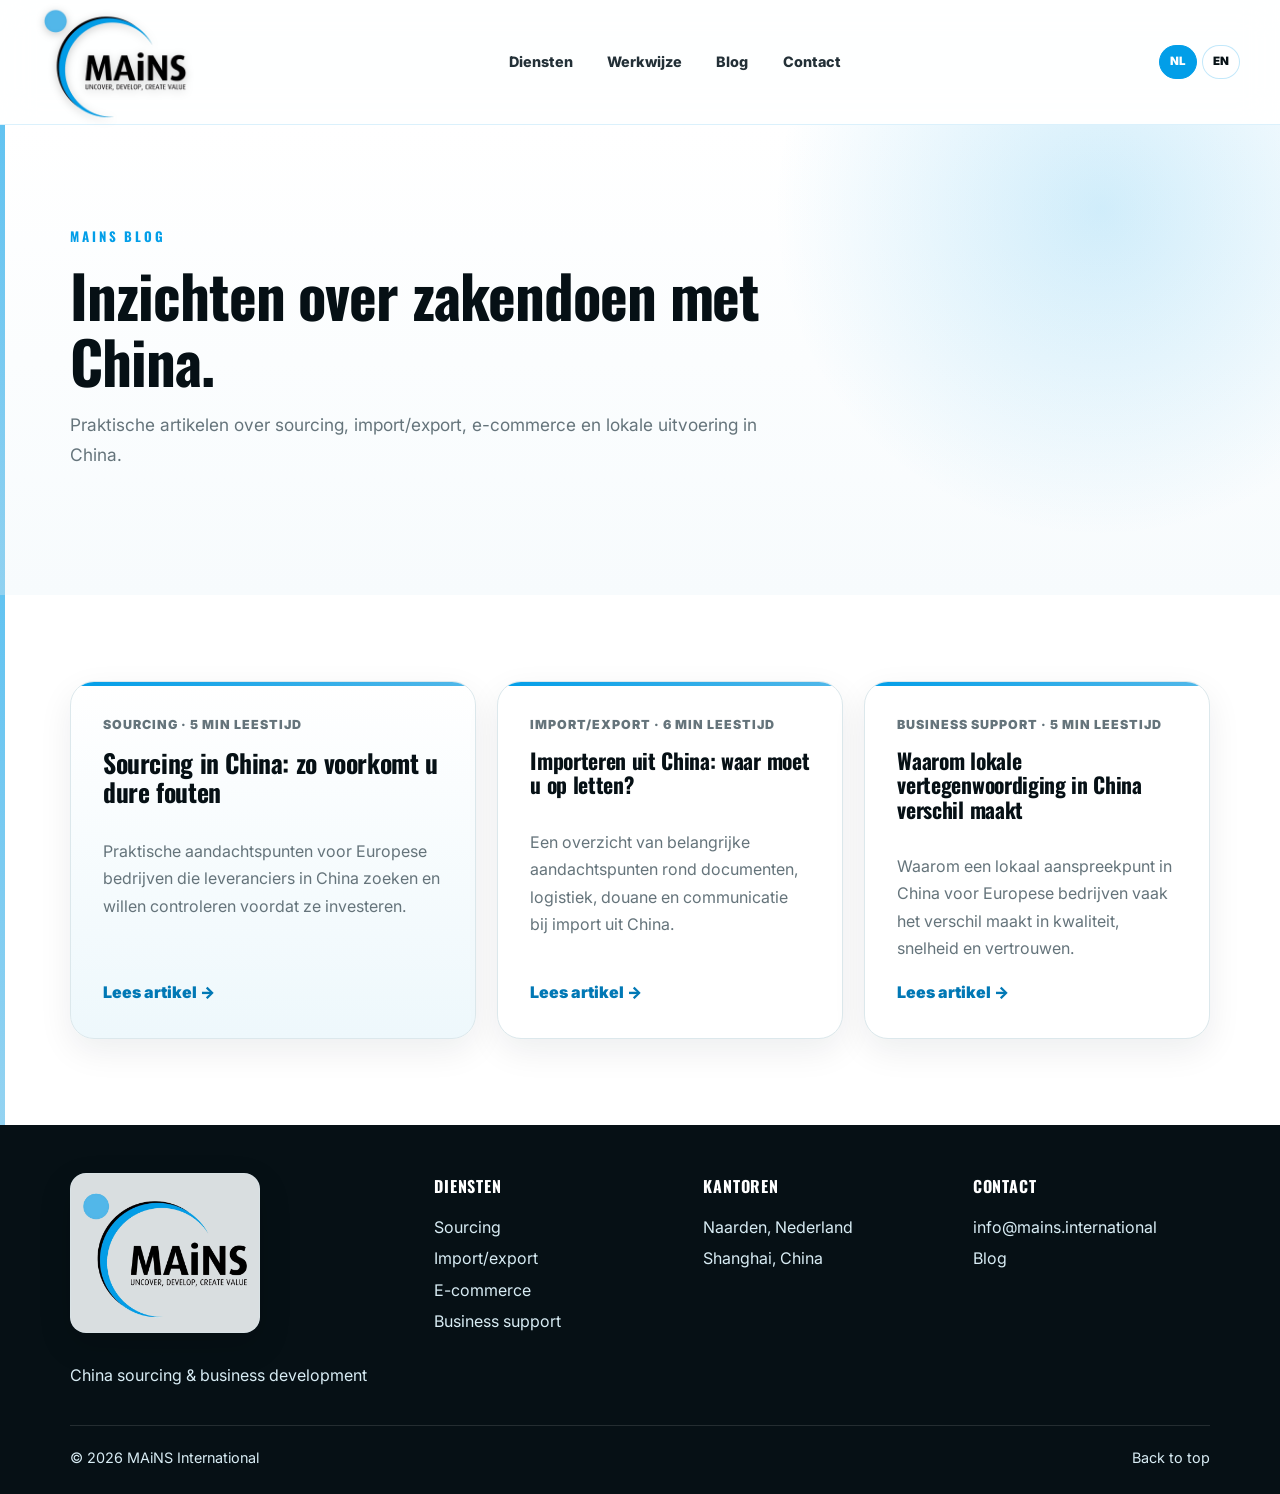
<file: blog/index.html>
<!doctype html>
<html lang="nl">
<head>
  <meta charset="utf-8">
  <meta name="viewport" content="width=device-width, initial-scale=1">
  <title>MAiNS Blog — China sourcing & business development</title>
  <meta name="description" content="Praktische artikelen over sourcing, import/export, e-commerce en lokale business support in China.">
  <meta property="og:title" content="MAiNS Blog — China sourcing & business development">
  <meta property="og:description" content="Praktische artikelen over sourcing, import/export, e-commerce en lokale business support in China.">
  <meta property="og:type" content="website">
  <meta name="theme-color" content="#029ee8">
  <link rel="alternate" hreflang="nl" href="https://siyao1993-maker.github.io/mains-international-site/blog/">
  <link rel="alternate" hreflang="en" href="https://siyao1993-maker.github.io/mains-international-site/blog/en/">
  <link rel="stylesheet" href="../assets/styles.css?v=20260630-6">
</head>
<body>
  <a class="skip" href="#main">Naar inhoud</a>
  <header class="site-header" id="top">
    <nav class="nav" aria-label="Hoofdnavigatie">
      <a class="brand" href="../" aria-label="MAiNS International home"><img src="../assets/mains-logo.webp" alt="MAiNS International"></a>
      <div class="nav-links always-visible"><a href="../#services">Diensten</a><a href="../#process">Werkwijze</a><a href="./">Blog</a><a href="../#contact">Contact</a></div>
      <div class="language"><a class="lang-link active" href="./">NL</a><a class="lang-link" href="en/">EN</a></div>
    </nav>
  </header>
  <main id="main">
    <section class="blog-hero section">
      <div class="wrap">
        <p class="eyebrow">MAiNS Blog</p>
        <h1>Inzichten over zakendoen met China.</h1>
        <p class="lead">Praktische artikelen over sourcing, import/export, e-commerce en lokale uitvoering in China.</p>
      </div>
    </section>
    <section class="section blog-list-section">
      <div class="wrap blog-grid">
        <article class="blog-card featured">
          <p class="blog-meta">Sourcing · 5 min leestijd</p>
          <h2><a href="sourcing-in-china-voorkom-dure-fouten.html">Sourcing in China: zo voorkomt u dure fouten</a></h2>
          <p>Praktische aandachtspunten voor Europese bedrijven die leveranciers in China zoeken en willen controleren voordat ze investeren.</p>
          <a class="blog-read" href="sourcing-in-china-voorkom-dure-fouten.html">Lees artikel →</a>
        </article>
        <article class="blog-card">
          <p class="blog-meta">Import/export · 6 min leestijd</p>
          <h2><a href="importeren-uit-china-waar-moet-u-op-letten.html">Importeren uit China: waar moet u op letten?</a></h2>
          <p>Een overzicht van belangrijke aandachtspunten rond documenten, logistiek, douane en communicatie bij import uit China.</p>
          <a class="blog-read" href="importeren-uit-china-waar-moet-u-op-letten.html">Lees artikel →</a>
        </article>
        <article class="blog-card">
          <p class="blog-meta">Business support · 5 min leestijd</p>
          <h2><a href="waarom-lokale-vertegenwoordiging-in-china-verschil-maakt.html">Waarom lokale vertegenwoordiging in China verschil maakt</a></h2>
          <p>Waarom een lokaal aanspreekpunt in China voor Europese bedrijven vaak het verschil maakt in kwaliteit, snelheid en vertrouwen.</p>
          <a class="blog-read" href="waarom-lokale-vertegenwoordiging-in-china-verschil-maakt.html">Lees artikel →</a>
        </article>
      </div>
    </section>
  </main>
  <footer class="footer">
    <div class="wrap footer-grid">
      <div><img src="../assets/mains-logo.webp" alt="MAiNS International" class="footer-logo"><p>China sourcing & business development</p></div>
      <div><strong>Diensten</strong><a href="../#services">Sourcing</a><a href="../#services">Import/export</a><a href="../#services">E-commerce</a><a href="../#services">Business support</a></div>
      <div><strong>Kantoren</strong><span>Naarden, Nederland</span><span>Shanghai, China</span></div>
      <div><strong>Contact</strong><a href="mailto:info@mains.international">info@mains.international</a><a href="./">Blog</a></div>
    </div>
    <div class="wrap footer-bottom"><span>© 2026 MAiNS International</span><a href="#top">Back to top</a></div>
  </footer>
</body>
</html>
</file>
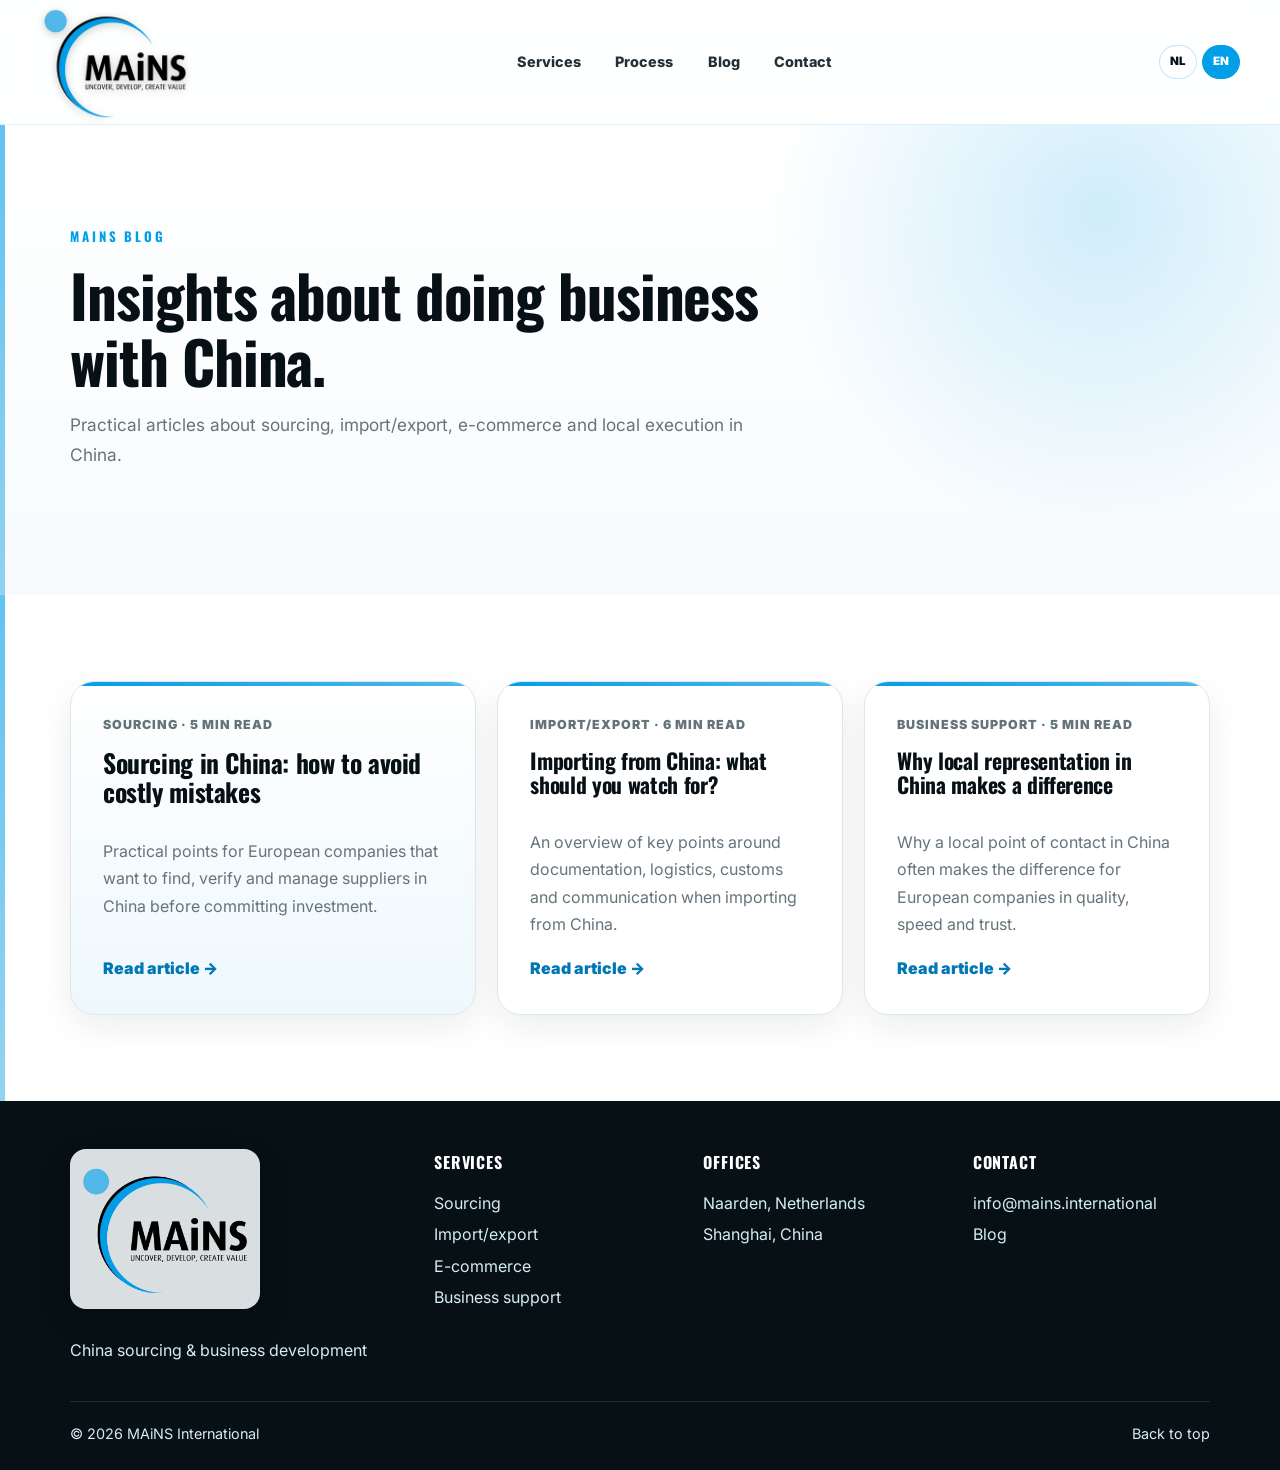
<file: blog/en/index.html>
<!doctype html>
<html lang="en">
<head>
  <meta charset="utf-8">
  <meta name="viewport" content="width=device-width, initial-scale=1">
  <title>MAiNS Blog — China sourcing & business development</title>
  <meta name="description" content="Practical articles about sourcing, import/export, e-commerce and local business support in China.">
  <meta property="og:title" content="MAiNS Blog — China sourcing & business development">
  <meta property="og:description" content="Practical articles about sourcing, import/export, e-commerce and local business support in China.">
  <meta property="og:type" content="website">
  <meta name="theme-color" content="#029ee8">
  <link rel="alternate" hreflang="nl" href="https://siyao1993-maker.github.io/mains-international-site/blog/">
  <link rel="alternate" hreflang="en" href="https://siyao1993-maker.github.io/mains-international-site/blog/en/">
  <link rel="stylesheet" href="../../assets/styles.css?v=20260630-6">
</head>
<body>
  <a class="skip" href="#main">Skip to content</a>
  <header class="site-header" id="top">
    <nav class="nav" aria-label="Main navigation">
      <a class="brand" href="../../" aria-label="MAiNS International home"><img src="../../assets/mains-logo.webp" alt="MAiNS International"></a>
      <div class="nav-links always-visible"><a href="../../#services">Services</a><a href="../../#process">Process</a><a href="./">Blog</a><a href="../../#contact">Contact</a></div>
      <div class="language"><a class="lang-link" href="../">NL</a><a class="lang-link active" href="./">EN</a></div>
    </nav>
  </header>
  <main id="main">
    <section class="blog-hero section">
      <div class="wrap">
        <p class="eyebrow">MAiNS Blog</p>
        <h1>Insights about doing business with China.</h1>
        <p class="lead">Practical articles about sourcing, import/export, e-commerce and local execution in China.</p>
      </div>
    </section>
    <section class="section blog-list-section">
      <div class="wrap blog-grid">
        <article class="blog-card featured">
          <p class="blog-meta">Sourcing · 5 min read</p>
          <h2><a href="sourcing-in-china-avoid-costly-mistakes.html">Sourcing in China: how to avoid costly mistakes</a></h2>
          <p>Practical points for European companies that want to find, verify and manage suppliers in China before committing investment.</p>
          <a class="blog-read" href="sourcing-in-china-avoid-costly-mistakes.html">Read article →</a>
        </article>
        <article class="blog-card">
          <p class="blog-meta">Import/export · 6 min read</p>
          <h2><a href="importing-from-china-what-to-watch.html">Importing from China: what should you watch for?</a></h2>
          <p>An overview of key points around documentation, logistics, customs and communication when importing from China.</p>
          <a class="blog-read" href="importing-from-china-what-to-watch.html">Read article →</a>
        </article>
        <article class="blog-card">
          <p class="blog-meta">Business support · 5 min read</p>
          <h2><a href="why-local-representation-in-china-matters.html">Why local representation in China makes a difference</a></h2>
          <p>Why a local point of contact in China often makes the difference for European companies in quality, speed and trust.</p>
          <a class="blog-read" href="why-local-representation-in-china-matters.html">Read article →</a>
        </article>
      </div>
    </section>
  </main>
  <footer class="footer">
    <div class="wrap footer-grid">
      <div><img src="../../assets/mains-logo.webp" alt="MAiNS International" class="footer-logo"><p>China sourcing & business development</p></div>
      <div><strong>Services</strong><a href="../../#services">Sourcing</a><a href="../../#services">Import/export</a><a href="../../#services">E-commerce</a><a href="../../#services">Business support</a></div>
      <div><strong>Offices</strong><span>Naarden, Netherlands</span><span>Shanghai, China</span></div>
      <div><strong>Contact</strong><a href="mailto:info@mains.international">info@mains.international</a><a href="./">Blog</a></div>
    </div>
    <div class="wrap footer-bottom"><span>© 2026 MAiNS International</span><a href="#top">Back to top</a></div>
  </footer>
</body>
</html>
</file>
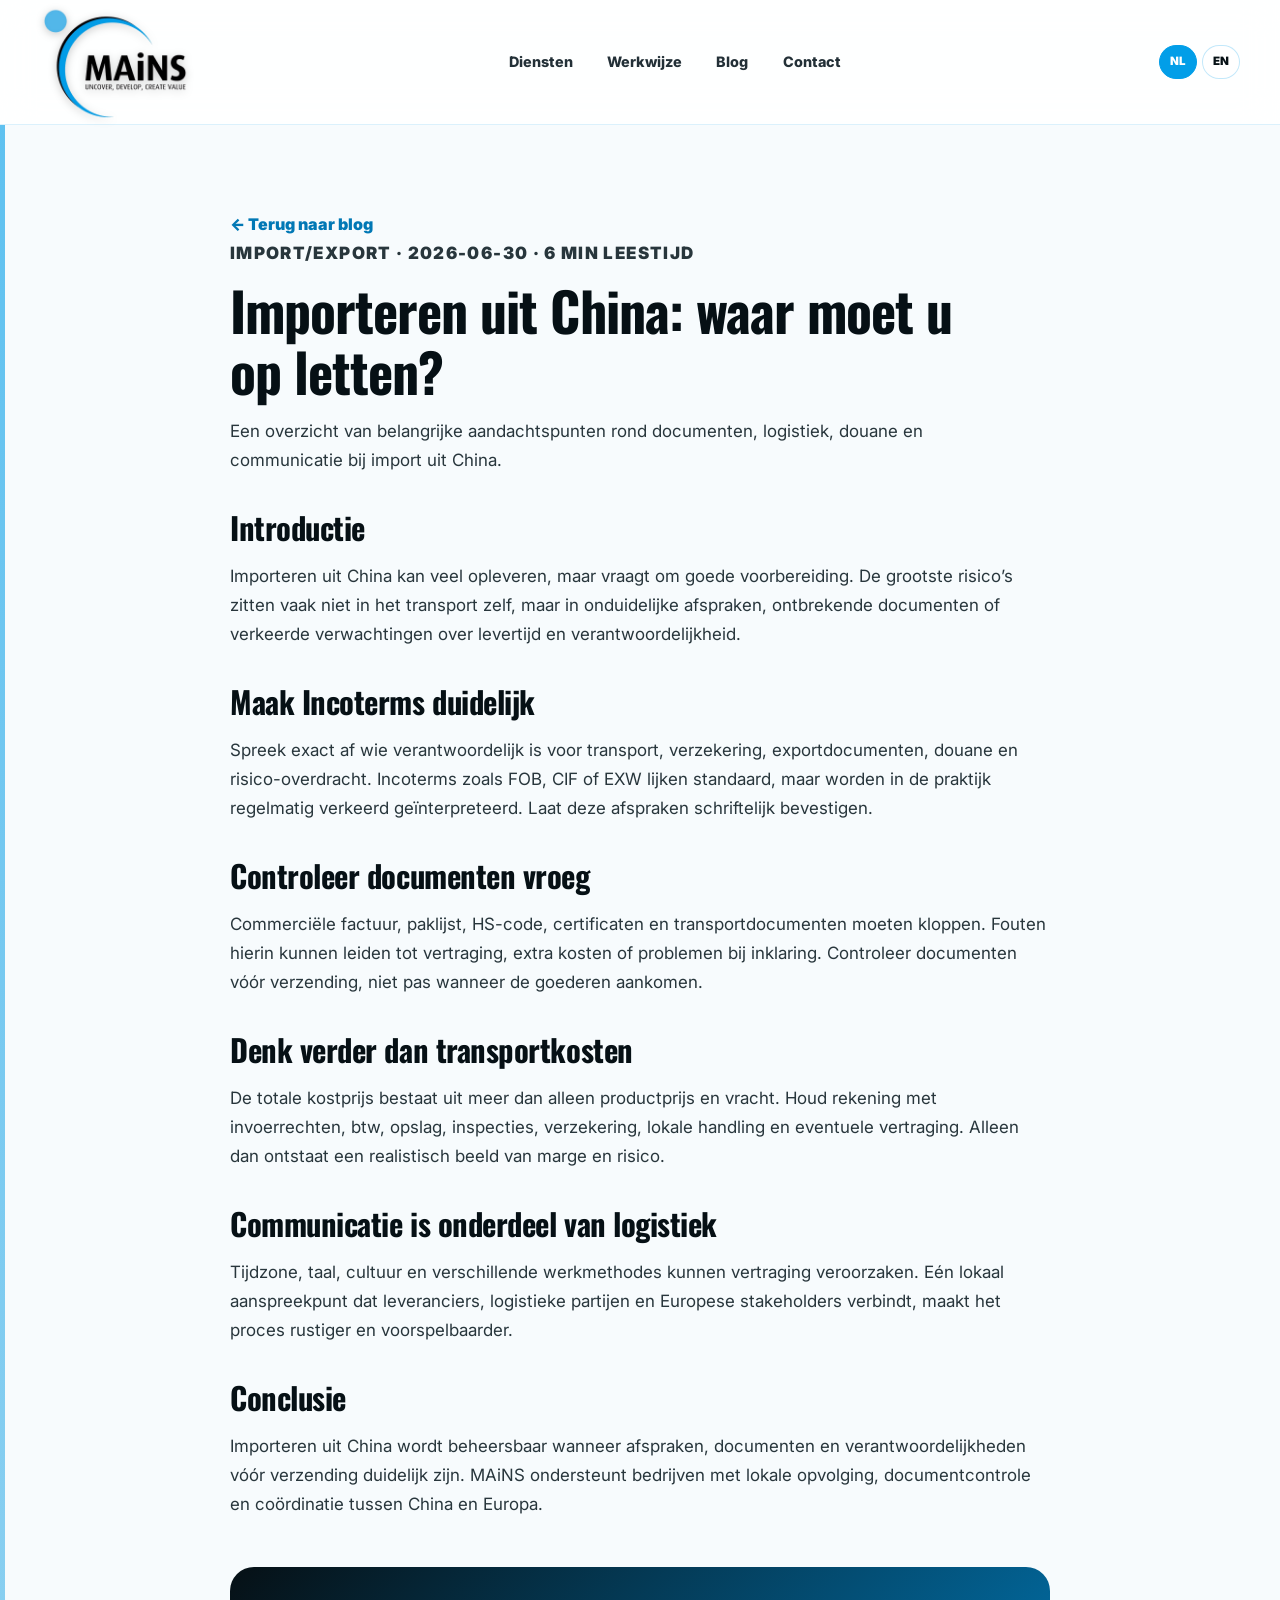
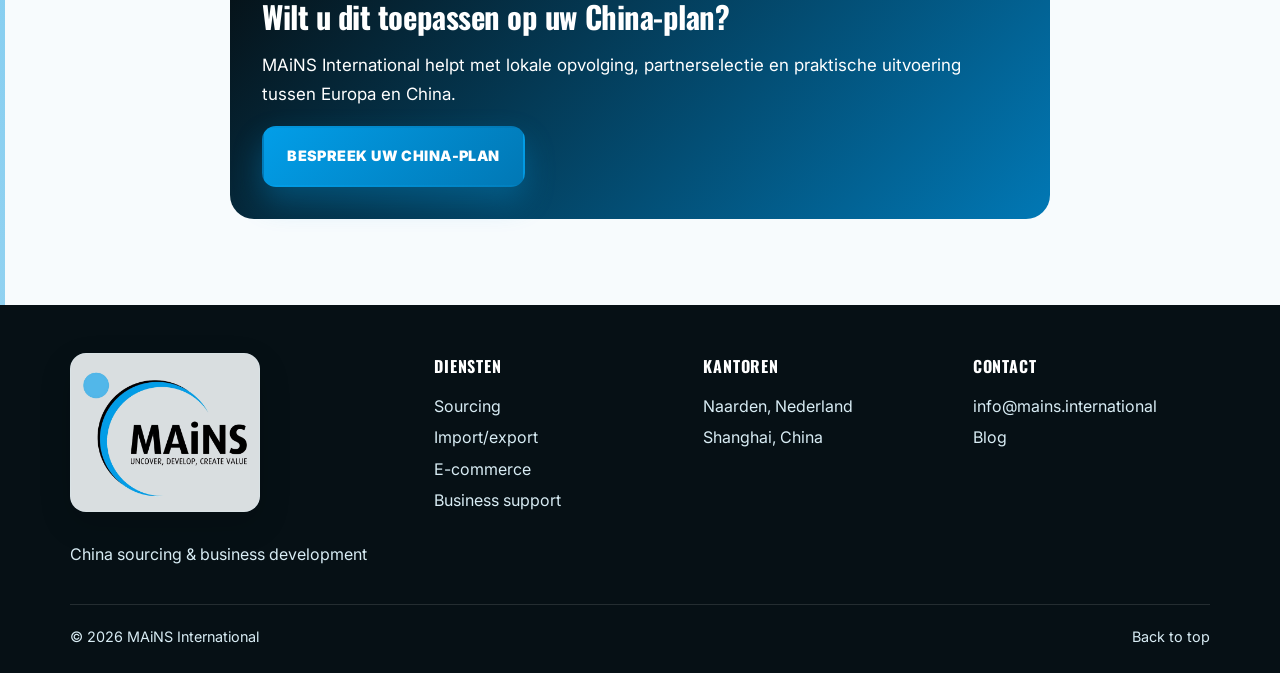
<file: blog/importeren-uit-china-waar-moet-u-op-letten.html>
<!doctype html>
<html lang="nl">
<head>
  <meta charset="utf-8">
  <meta name="viewport" content="width=device-width, initial-scale=1">
  <title>Importeren uit China: waar moet u op letten? — MAiNS International</title>
  <meta name="description" content="Een overzicht van belangrijke aandachtspunten rond documenten, logistiek, douane en communicatie bij import uit China.">
  <meta property="og:title" content="Importeren uit China: waar moet u op letten?">
  <meta property="og:description" content="Een overzicht van belangrijke aandachtspunten rond documenten, logistiek, douane en communicatie bij import uit China.">
  <meta property="og:type" content="article">
  <meta name="theme-color" content="#029ee8">
  <link rel="alternate" hreflang="nl" href="https://siyao1993-maker.github.io/mains-international-site/blog/importeren-uit-china-waar-moet-u-op-letten.html">
  <link rel="alternate" hreflang="en" href="https://siyao1993-maker.github.io/mains-international-site/blog/en/importing-from-china-what-to-watch.html">
  <link rel="stylesheet" href="../assets/styles.css?v=20260630-6">
  <script type="application/ld+json">
  {
    "@context": "https://schema.org",
    "@type": "BlogPosting",
    "headline": "Importeren uit China: waar moet u op letten?",
    "description": "Een overzicht van belangrijke aandachtspunten rond documenten, logistiek, douane en communicatie bij import uit China.",
    "datePublished": "2026-06-30",
    "dateModified": "2026-06-30",
    "author": {"@type": "Organization", "name": "MAiNS International"},
    "publisher": {"@type": "Organization", "name": "MAiNS International"},
    "mainEntityOfPage": "https://siyao1993-maker.github.io/mains-international-site/blog/importeren-uit-china-waar-moet-u-op-letten.html"
  }
  </script>
</head>
<body>
  <a class="skip" href="#main">Naar inhoud</a>
  <header class="site-header" id="top"><nav class="nav" aria-label="Hoofdnavigatie"><a class="brand" href="../" aria-label="MAiNS International home"><img src="../assets/mains-logo.webp" alt="MAiNS International"></a><div class="nav-links always-visible"><a href="../#services">Diensten</a><a href="../#process">Werkwijze</a><a href="./">Blog</a><a href="../#contact">Contact</a></div><div class="language"><a class="lang-link active" href="./importeren-uit-china-waar-moet-u-op-letten.html">NL</a><a class="lang-link" href="en/importing-from-china-what-to-watch.html">EN</a></div></nav></header>
  <main id="main">
    <article class="article section">
      <div class="wrap article-wrap">
        <a class="blog-back" href="./">← Terug naar blog</a>
        <p class="blog-meta">Import/export · 2026-06-30 · 6 min leestijd</p>
        <h1>Importeren uit China: waar moet u op letten?</h1>
        <p class="lead">Een overzicht van belangrijke aandachtspunten rond documenten, logistiek, douane en communicatie bij import uit China.</p>
        <h2>Introductie</h2>
        <p>Importeren uit China kan veel opleveren, maar vraagt om goede voorbereiding. De grootste risico’s zitten vaak niet in het transport zelf, maar in onduidelijke afspraken, ontbrekende documenten of verkeerde verwachtingen over levertijd en verantwoordelijkheid.</p>
        <h2>Maak Incoterms duidelijk</h2>
        <p>Spreek exact af wie verantwoordelijk is voor transport, verzekering, exportdocumenten, douane en risico-overdracht. Incoterms zoals FOB, CIF of EXW lijken standaard, maar worden in de praktijk regelmatig verkeerd geïnterpreteerd. Laat deze afspraken schriftelijk bevestigen.</p>
        <h2>Controleer documenten vroeg</h2>
        <p>Commerciële factuur, paklijst, HS-code, certificaten en transportdocumenten moeten kloppen. Fouten hierin kunnen leiden tot vertraging, extra kosten of problemen bij inklaring. Controleer documenten vóór verzending, niet pas wanneer de goederen aankomen.</p>
        <h2>Denk verder dan transportkosten</h2>
        <p>De totale kostprijs bestaat uit meer dan alleen productprijs en vracht. Houd rekening met invoerrechten, btw, opslag, inspecties, verzekering, lokale handling en eventuele vertraging. Alleen dan ontstaat een realistisch beeld van marge en risico.</p>
        <h2>Communicatie is onderdeel van logistiek</h2>
        <p>Tijdzone, taal, cultuur en verschillende werkmethodes kunnen vertraging veroorzaken. Eén lokaal aanspreekpunt dat leveranciers, logistieke partijen en Europese stakeholders verbindt, maakt het proces rustiger en voorspelbaarder.</p>
        <h2>Conclusie</h2>
        <p>Importeren uit China wordt beheersbaar wanneer afspraken, documenten en verantwoordelijkheden vóór verzending duidelijk zijn. MAiNS ondersteunt bedrijven met lokale opvolging, documentcontrole en coördinatie tussen China en Europa.</p>
        <div class="article-cta"><h2>Wilt u dit toepassen op uw China-plan?</h2><p>MAiNS International helpt met lokale opvolging, partnerselectie en praktische uitvoering tussen Europa en China.</p><a class="button primary" href="../#contact">Bespreek uw China-plan</a></div>
      </div>
    </article>
  </main>
  <footer class="footer">
    <div class="wrap footer-grid">
      <div><img src="../assets/mains-logo.webp" alt="MAiNS International" class="footer-logo"><p>China sourcing & business development</p></div>
      <div><strong>Diensten</strong><a href="../#services">Sourcing</a><a href="../#services">Import/export</a><a href="../#services">E-commerce</a><a href="../#services">Business support</a></div>
      <div><strong>Kantoren</strong><span>Naarden, Nederland</span><span>Shanghai, China</span></div>
      <div><strong>Contact</strong><a href="mailto:info@mains.international">info@mains.international</a><a href="./">Blog</a></div>
    </div>
    <div class="wrap footer-bottom"><span>© 2026 MAiNS International</span><a href="#top">Back to top</a></div>
  </footer>
</body>
</html>
</file>
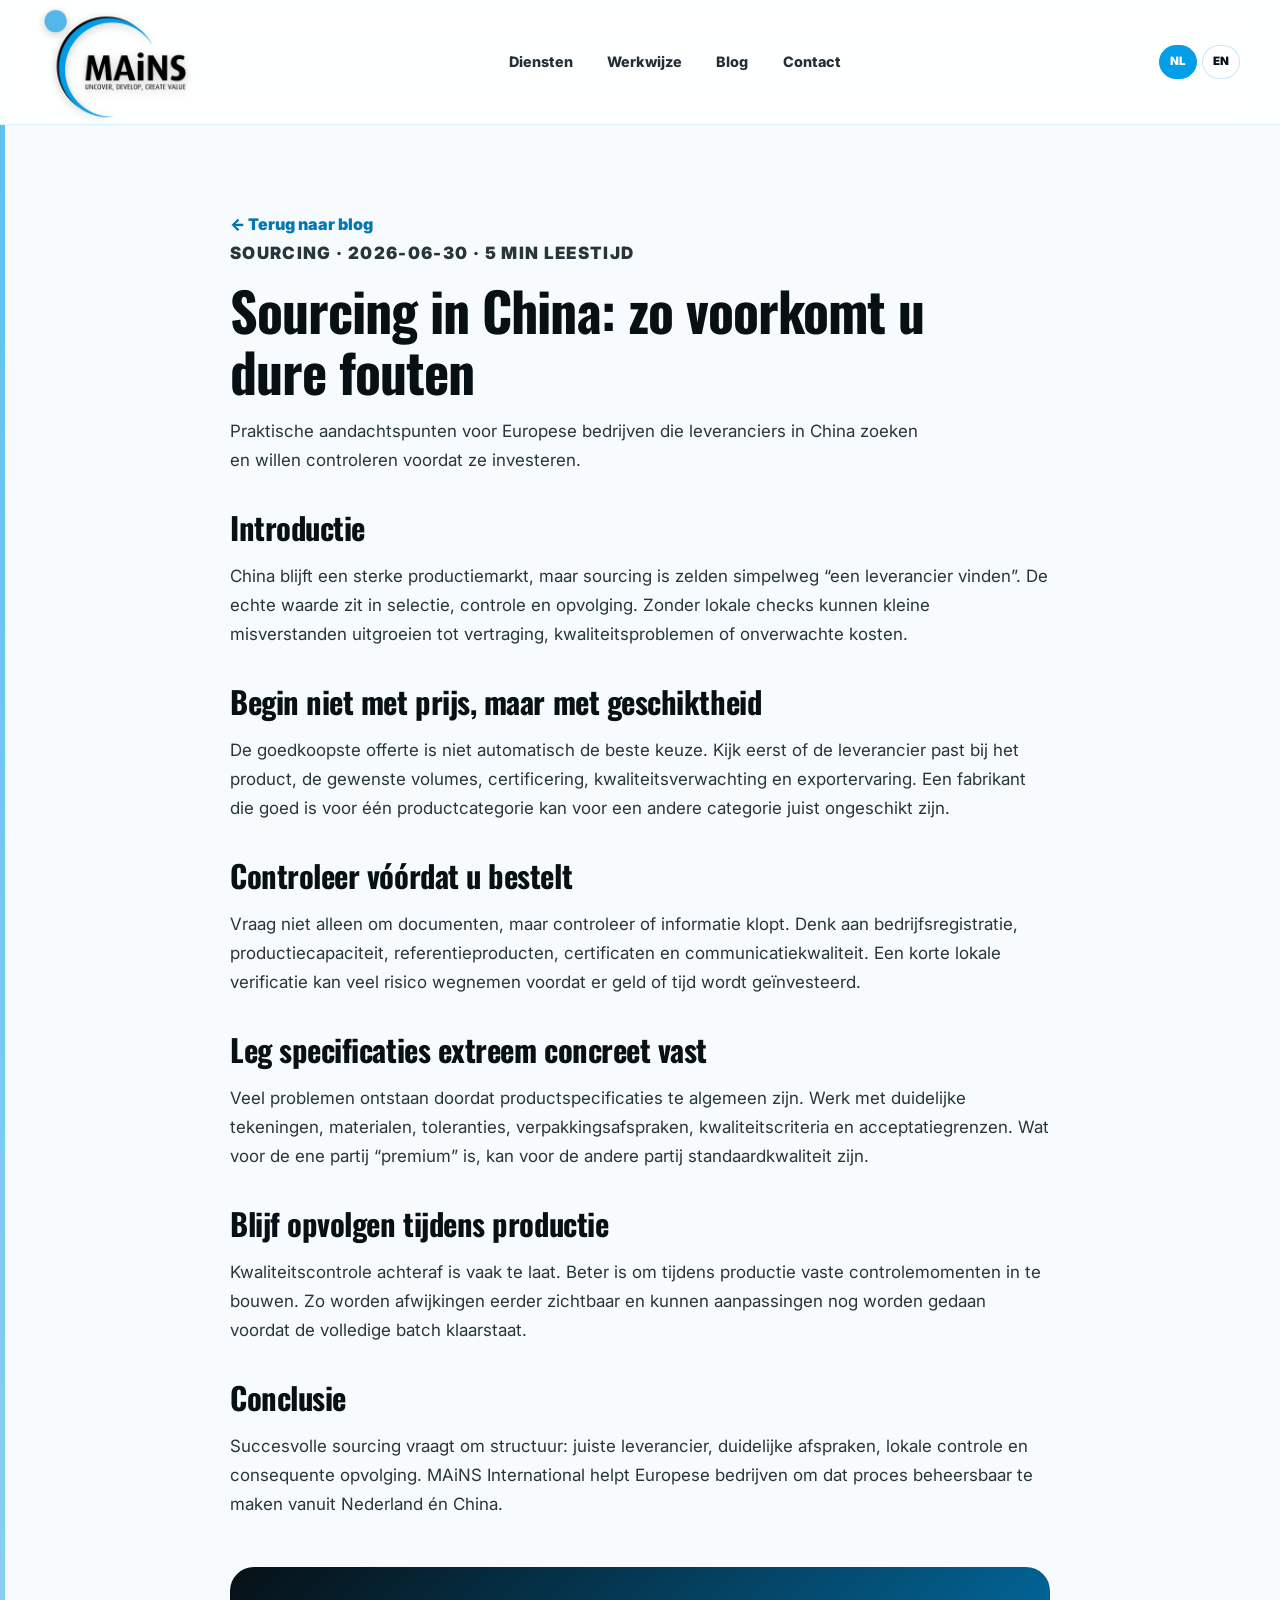
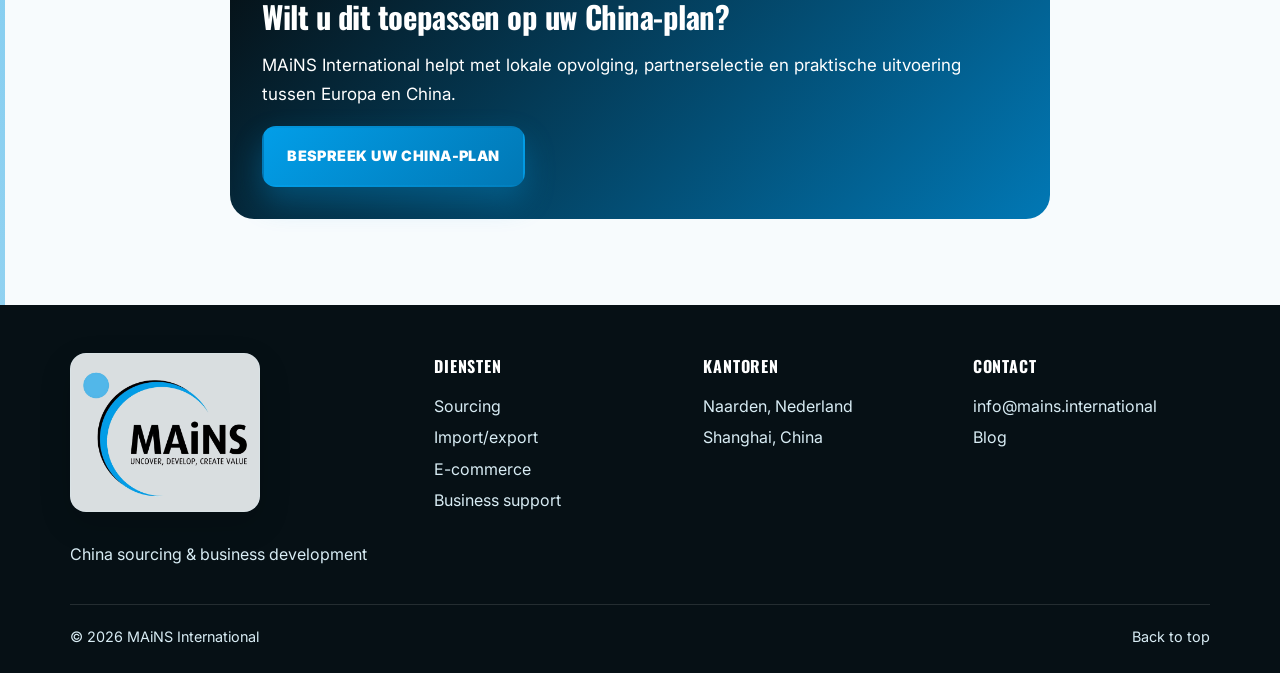
<file: blog/sourcing-in-china-voorkom-dure-fouten.html>
<!doctype html>
<html lang="nl">
<head>
  <meta charset="utf-8">
  <meta name="viewport" content="width=device-width, initial-scale=1">
  <title>Sourcing in China: zo voorkomt u dure fouten — MAiNS International</title>
  <meta name="description" content="Praktische aandachtspunten voor Europese bedrijven die leveranciers in China zoeken en willen controleren voordat ze investeren.">
  <meta property="og:title" content="Sourcing in China: zo voorkomt u dure fouten">
  <meta property="og:description" content="Praktische aandachtspunten voor Europese bedrijven die leveranciers in China zoeken en willen controleren voordat ze investeren.">
  <meta property="og:type" content="article">
  <meta name="theme-color" content="#029ee8">
  <link rel="alternate" hreflang="nl" href="https://siyao1993-maker.github.io/mains-international-site/blog/sourcing-in-china-voorkom-dure-fouten.html">
  <link rel="alternate" hreflang="en" href="https://siyao1993-maker.github.io/mains-international-site/blog/en/sourcing-in-china-avoid-costly-mistakes.html">
  <link rel="stylesheet" href="../assets/styles.css?v=20260630-6">
  <script type="application/ld+json">
  {
    "@context": "https://schema.org",
    "@type": "BlogPosting",
    "headline": "Sourcing in China: zo voorkomt u dure fouten",
    "description": "Praktische aandachtspunten voor Europese bedrijven die leveranciers in China zoeken en willen controleren voordat ze investeren.",
    "datePublished": "2026-06-30",
    "dateModified": "2026-06-30",
    "author": {"@type": "Organization", "name": "MAiNS International"},
    "publisher": {"@type": "Organization", "name": "MAiNS International"},
    "mainEntityOfPage": "https://siyao1993-maker.github.io/mains-international-site/blog/sourcing-in-china-voorkom-dure-fouten.html"
  }
  </script>
</head>
<body>
  <a class="skip" href="#main">Naar inhoud</a>
  <header class="site-header" id="top"><nav class="nav" aria-label="Hoofdnavigatie"><a class="brand" href="../" aria-label="MAiNS International home"><img src="../assets/mains-logo.webp" alt="MAiNS International"></a><div class="nav-links always-visible"><a href="../#services">Diensten</a><a href="../#process">Werkwijze</a><a href="./">Blog</a><a href="../#contact">Contact</a></div><div class="language"><a class="lang-link active" href="./sourcing-in-china-voorkom-dure-fouten.html">NL</a><a class="lang-link" href="en/sourcing-in-china-avoid-costly-mistakes.html">EN</a></div></nav></header>
  <main id="main">
    <article class="article section">
      <div class="wrap article-wrap">
        <a class="blog-back" href="./">← Terug naar blog</a>
        <p class="blog-meta">Sourcing · 2026-06-30 · 5 min leestijd</p>
        <h1>Sourcing in China: zo voorkomt u dure fouten</h1>
        <p class="lead">Praktische aandachtspunten voor Europese bedrijven die leveranciers in China zoeken en willen controleren voordat ze investeren.</p>
        <h2>Introductie</h2>
        <p>China blijft een sterke productiemarkt, maar sourcing is zelden simpelweg “een leverancier vinden”. De echte waarde zit in selectie, controle en opvolging. Zonder lokale checks kunnen kleine misverstanden uitgroeien tot vertraging, kwaliteitsproblemen of onverwachte kosten.</p>
        <h2>Begin niet met prijs, maar met geschiktheid</h2>
        <p>De goedkoopste offerte is niet automatisch de beste keuze. Kijk eerst of de leverancier past bij het product, de gewenste volumes, certificering, kwaliteitsverwachting en exportervaring. Een fabrikant die goed is voor één productcategorie kan voor een andere categorie juist ongeschikt zijn.</p>
        <h2>Controleer vóórdat u bestelt</h2>
        <p>Vraag niet alleen om documenten, maar controleer of informatie klopt. Denk aan bedrijfsregistratie, productiecapaciteit, referentieproducten, certificaten en communicatiekwaliteit. Een korte lokale verificatie kan veel risico wegnemen voordat er geld of tijd wordt geïnvesteerd.</p>
        <h2>Leg specificaties extreem concreet vast</h2>
        <p>Veel problemen ontstaan doordat productspecificaties te algemeen zijn. Werk met duidelijke tekeningen, materialen, toleranties, verpakkingsafspraken, kwaliteitscriteria en acceptatiegrenzen. Wat voor de ene partij “premium” is, kan voor de andere partij standaardkwaliteit zijn.</p>
        <h2>Blijf opvolgen tijdens productie</h2>
        <p>Kwaliteitscontrole achteraf is vaak te laat. Beter is om tijdens productie vaste controlemomenten in te bouwen. Zo worden afwijkingen eerder zichtbaar en kunnen aanpassingen nog worden gedaan voordat de volledige batch klaarstaat.</p>
        <h2>Conclusie</h2>
        <p>Succesvolle sourcing vraagt om structuur: juiste leverancier, duidelijke afspraken, lokale controle en consequente opvolging. MAiNS International helpt Europese bedrijven om dat proces beheersbaar te maken vanuit Nederland én China.</p>
        <div class="article-cta"><h2>Wilt u dit toepassen op uw China-plan?</h2><p>MAiNS International helpt met lokale opvolging, partnerselectie en praktische uitvoering tussen Europa en China.</p><a class="button primary" href="../#contact">Bespreek uw China-plan</a></div>
      </div>
    </article>
  </main>
  <footer class="footer">
    <div class="wrap footer-grid">
      <div><img src="../assets/mains-logo.webp" alt="MAiNS International" class="footer-logo"><p>China sourcing & business development</p></div>
      <div><strong>Diensten</strong><a href="../#services">Sourcing</a><a href="../#services">Import/export</a><a href="../#services">E-commerce</a><a href="../#services">Business support</a></div>
      <div><strong>Kantoren</strong><span>Naarden, Nederland</span><span>Shanghai, China</span></div>
      <div><strong>Contact</strong><a href="mailto:info@mains.international">info@mains.international</a><a href="./">Blog</a></div>
    </div>
    <div class="wrap footer-bottom"><span>© 2026 MAiNS International</span><a href="#top">Back to top</a></div>
  </footer>
</body>
</html>
</file>
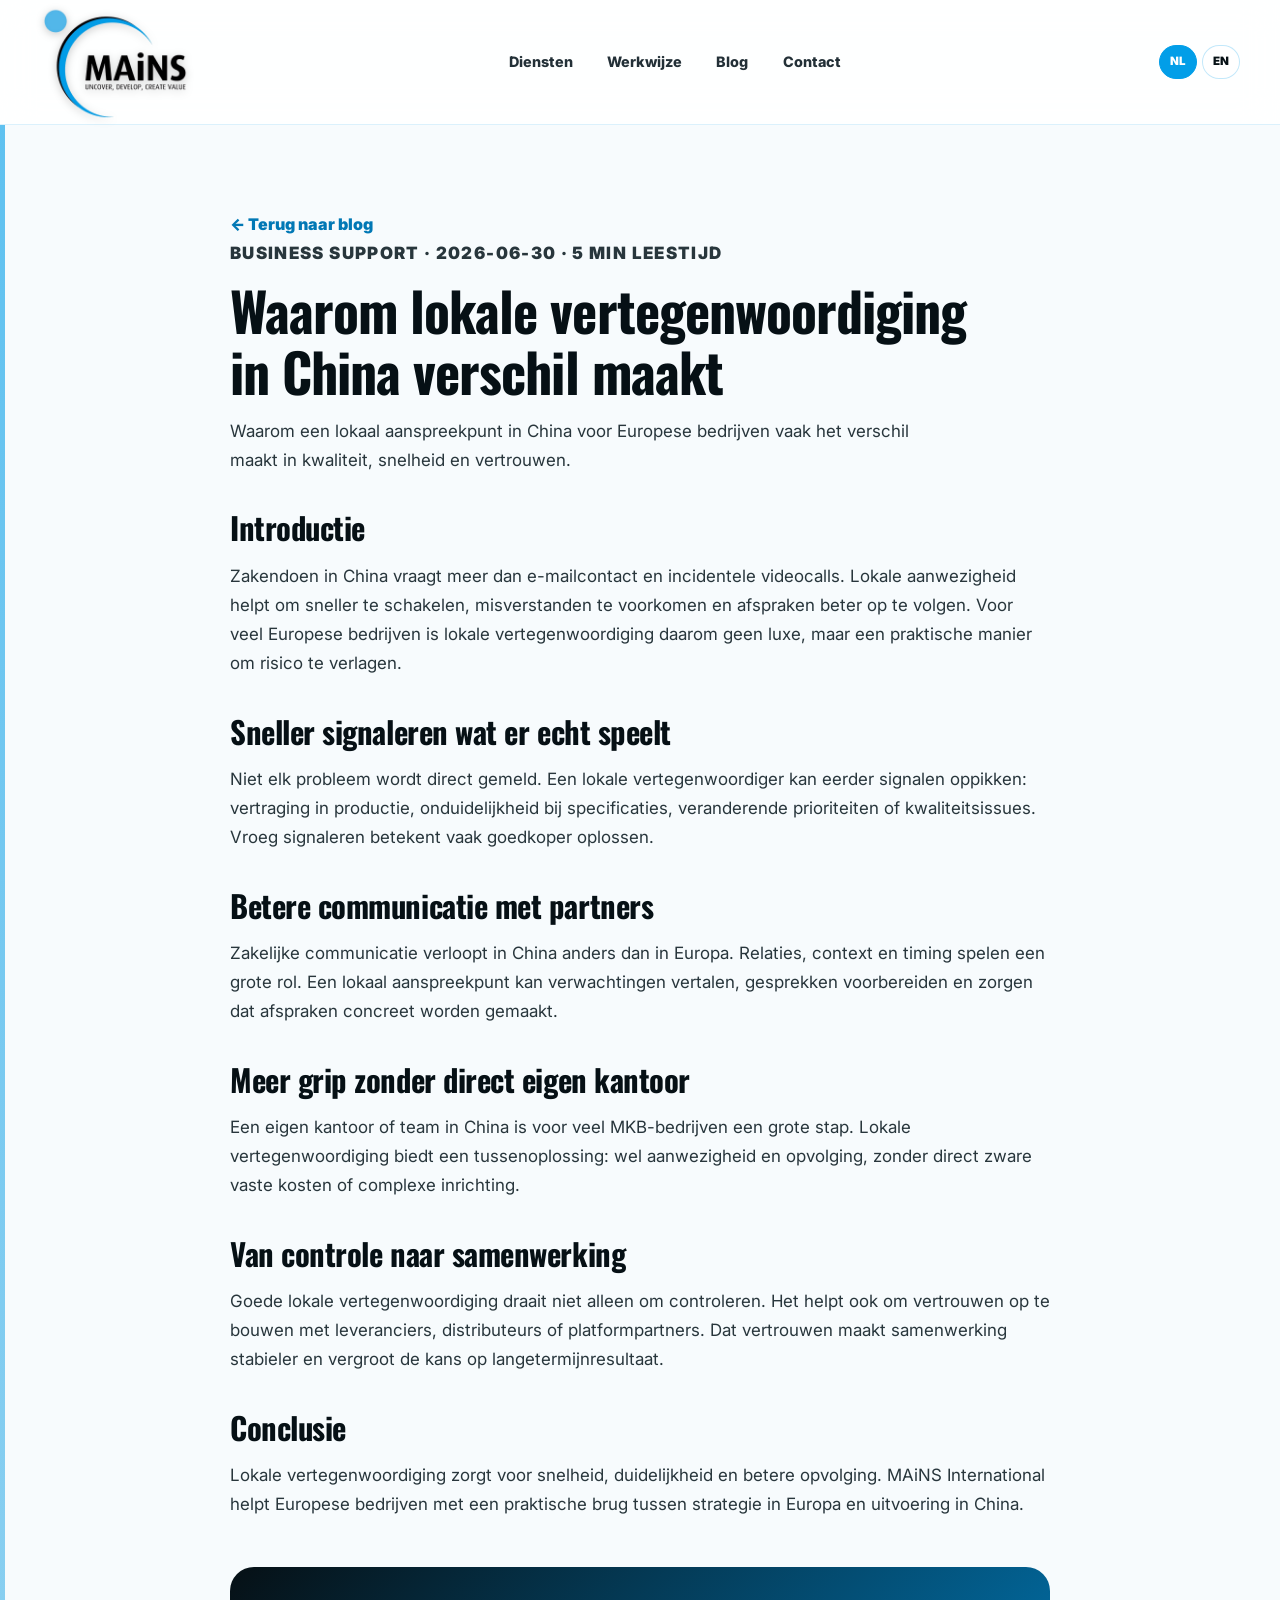
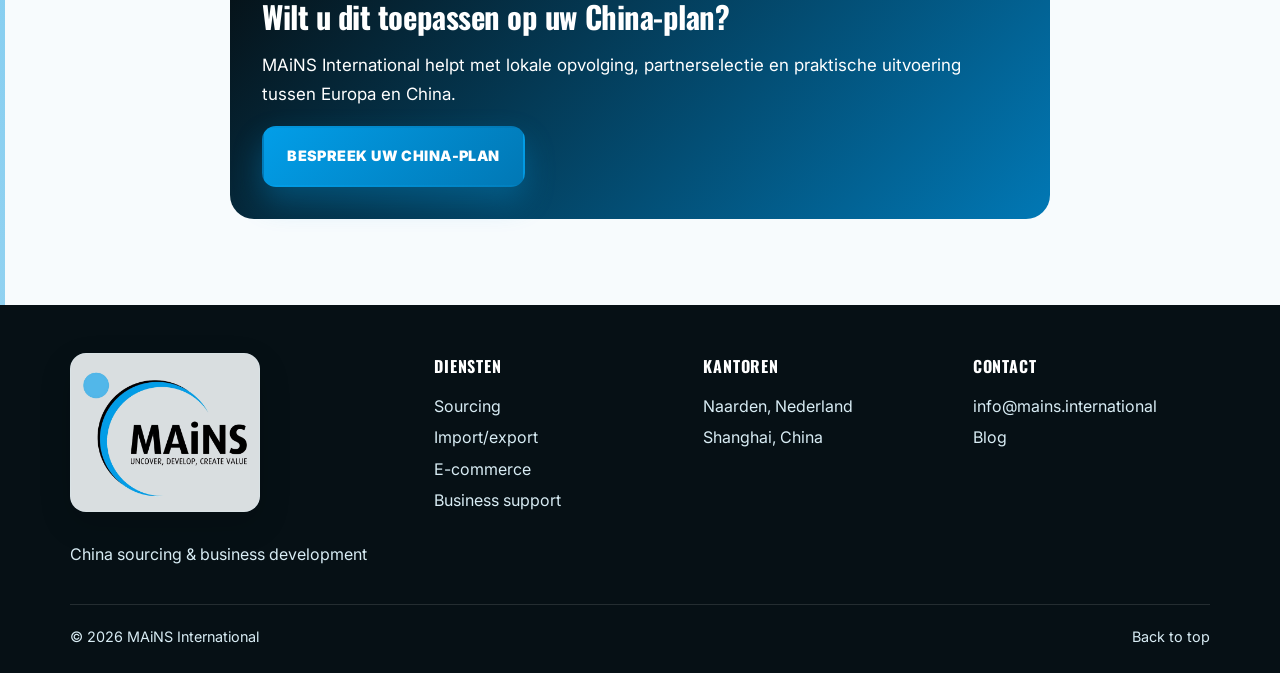
<file: blog/waarom-lokale-vertegenwoordiging-in-china-verschil-maakt.html>
<!doctype html>
<html lang="nl">
<head>
  <meta charset="utf-8">
  <meta name="viewport" content="width=device-width, initial-scale=1">
  <title>Waarom lokale vertegenwoordiging in China verschil maakt — MAiNS International</title>
  <meta name="description" content="Waarom een lokaal aanspreekpunt in China voor Europese bedrijven vaak het verschil maakt in kwaliteit, snelheid en vertrouwen.">
  <meta property="og:title" content="Waarom lokale vertegenwoordiging in China verschil maakt">
  <meta property="og:description" content="Waarom een lokaal aanspreekpunt in China voor Europese bedrijven vaak het verschil maakt in kwaliteit, snelheid en vertrouwen.">
  <meta property="og:type" content="article">
  <meta name="theme-color" content="#029ee8">
  <link rel="alternate" hreflang="nl" href="https://siyao1993-maker.github.io/mains-international-site/blog/waarom-lokale-vertegenwoordiging-in-china-verschil-maakt.html">
  <link rel="alternate" hreflang="en" href="https://siyao1993-maker.github.io/mains-international-site/blog/en/why-local-representation-in-china-matters.html">
  <link rel="stylesheet" href="../assets/styles.css?v=20260630-6">
  <script type="application/ld+json">
  {
    "@context": "https://schema.org",
    "@type": "BlogPosting",
    "headline": "Waarom lokale vertegenwoordiging in China verschil maakt",
    "description": "Waarom een lokaal aanspreekpunt in China voor Europese bedrijven vaak het verschil maakt in kwaliteit, snelheid en vertrouwen.",
    "datePublished": "2026-06-30",
    "dateModified": "2026-06-30",
    "author": {"@type": "Organization", "name": "MAiNS International"},
    "publisher": {"@type": "Organization", "name": "MAiNS International"},
    "mainEntityOfPage": "https://siyao1993-maker.github.io/mains-international-site/blog/waarom-lokale-vertegenwoordiging-in-china-verschil-maakt.html"
  }
  </script>
</head>
<body>
  <a class="skip" href="#main">Naar inhoud</a>
  <header class="site-header" id="top"><nav class="nav" aria-label="Hoofdnavigatie"><a class="brand" href="../" aria-label="MAiNS International home"><img src="../assets/mains-logo.webp" alt="MAiNS International"></a><div class="nav-links always-visible"><a href="../#services">Diensten</a><a href="../#process">Werkwijze</a><a href="./">Blog</a><a href="../#contact">Contact</a></div><div class="language"><a class="lang-link active" href="./waarom-lokale-vertegenwoordiging-in-china-verschil-maakt.html">NL</a><a class="lang-link" href="en/why-local-representation-in-china-matters.html">EN</a></div></nav></header>
  <main id="main">
    <article class="article section">
      <div class="wrap article-wrap">
        <a class="blog-back" href="./">← Terug naar blog</a>
        <p class="blog-meta">Business support · 2026-06-30 · 5 min leestijd</p>
        <h1>Waarom lokale vertegenwoordiging in China verschil maakt</h1>
        <p class="lead">Waarom een lokaal aanspreekpunt in China voor Europese bedrijven vaak het verschil maakt in kwaliteit, snelheid en vertrouwen.</p>
        <h2>Introductie</h2>
        <p>Zakendoen in China vraagt meer dan e-mailcontact en incidentele videocalls. Lokale aanwezigheid helpt om sneller te schakelen, misverstanden te voorkomen en afspraken beter op te volgen. Voor veel Europese bedrijven is lokale vertegenwoordiging daarom geen luxe, maar een praktische manier om risico te verlagen.</p>
        <h2>Sneller signaleren wat er echt speelt</h2>
        <p>Niet elk probleem wordt direct gemeld. Een lokale vertegenwoordiger kan eerder signalen oppikken: vertraging in productie, onduidelijkheid bij specificaties, veranderende prioriteiten of kwaliteitsissues. Vroeg signaleren betekent vaak goedkoper oplossen.</p>
        <h2>Betere communicatie met partners</h2>
        <p>Zakelijke communicatie verloopt in China anders dan in Europa. Relaties, context en timing spelen een grote rol. Een lokaal aanspreekpunt kan verwachtingen vertalen, gesprekken voorbereiden en zorgen dat afspraken concreet worden gemaakt.</p>
        <h2>Meer grip zonder direct eigen kantoor</h2>
        <p>Een eigen kantoor of team in China is voor veel MKB-bedrijven een grote stap. Lokale vertegenwoordiging biedt een tussenoplossing: wel aanwezigheid en opvolging, zonder direct zware vaste kosten of complexe inrichting.</p>
        <h2>Van controle naar samenwerking</h2>
        <p>Goede lokale vertegenwoordiging draait niet alleen om controleren. Het helpt ook om vertrouwen op te bouwen met leveranciers, distributeurs of platformpartners. Dat vertrouwen maakt samenwerking stabieler en vergroot de kans op langetermijnresultaat.</p>
        <h2>Conclusie</h2>
        <p>Lokale vertegenwoordiging zorgt voor snelheid, duidelijkheid en betere opvolging. MAiNS International helpt Europese bedrijven met een praktische brug tussen strategie in Europa en uitvoering in China.</p>
        <div class="article-cta"><h2>Wilt u dit toepassen op uw China-plan?</h2><p>MAiNS International helpt met lokale opvolging, partnerselectie en praktische uitvoering tussen Europa en China.</p><a class="button primary" href="../#contact">Bespreek uw China-plan</a></div>
      </div>
    </article>
  </main>
  <footer class="footer">
    <div class="wrap footer-grid">
      <div><img src="../assets/mains-logo.webp" alt="MAiNS International" class="footer-logo"><p>China sourcing & business development</p></div>
      <div><strong>Diensten</strong><a href="../#services">Sourcing</a><a href="../#services">Import/export</a><a href="../#services">E-commerce</a><a href="../#services">Business support</a></div>
      <div><strong>Kantoren</strong><span>Naarden, Nederland</span><span>Shanghai, China</span></div>
      <div><strong>Contact</strong><a href="mailto:info@mains.international">info@mains.international</a><a href="./">Blog</a></div>
    </div>
    <div class="wrap footer-bottom"><span>© 2026 MAiNS International</span><a href="#top">Back to top</a></div>
  </footer>
</body>
</html>
</file>
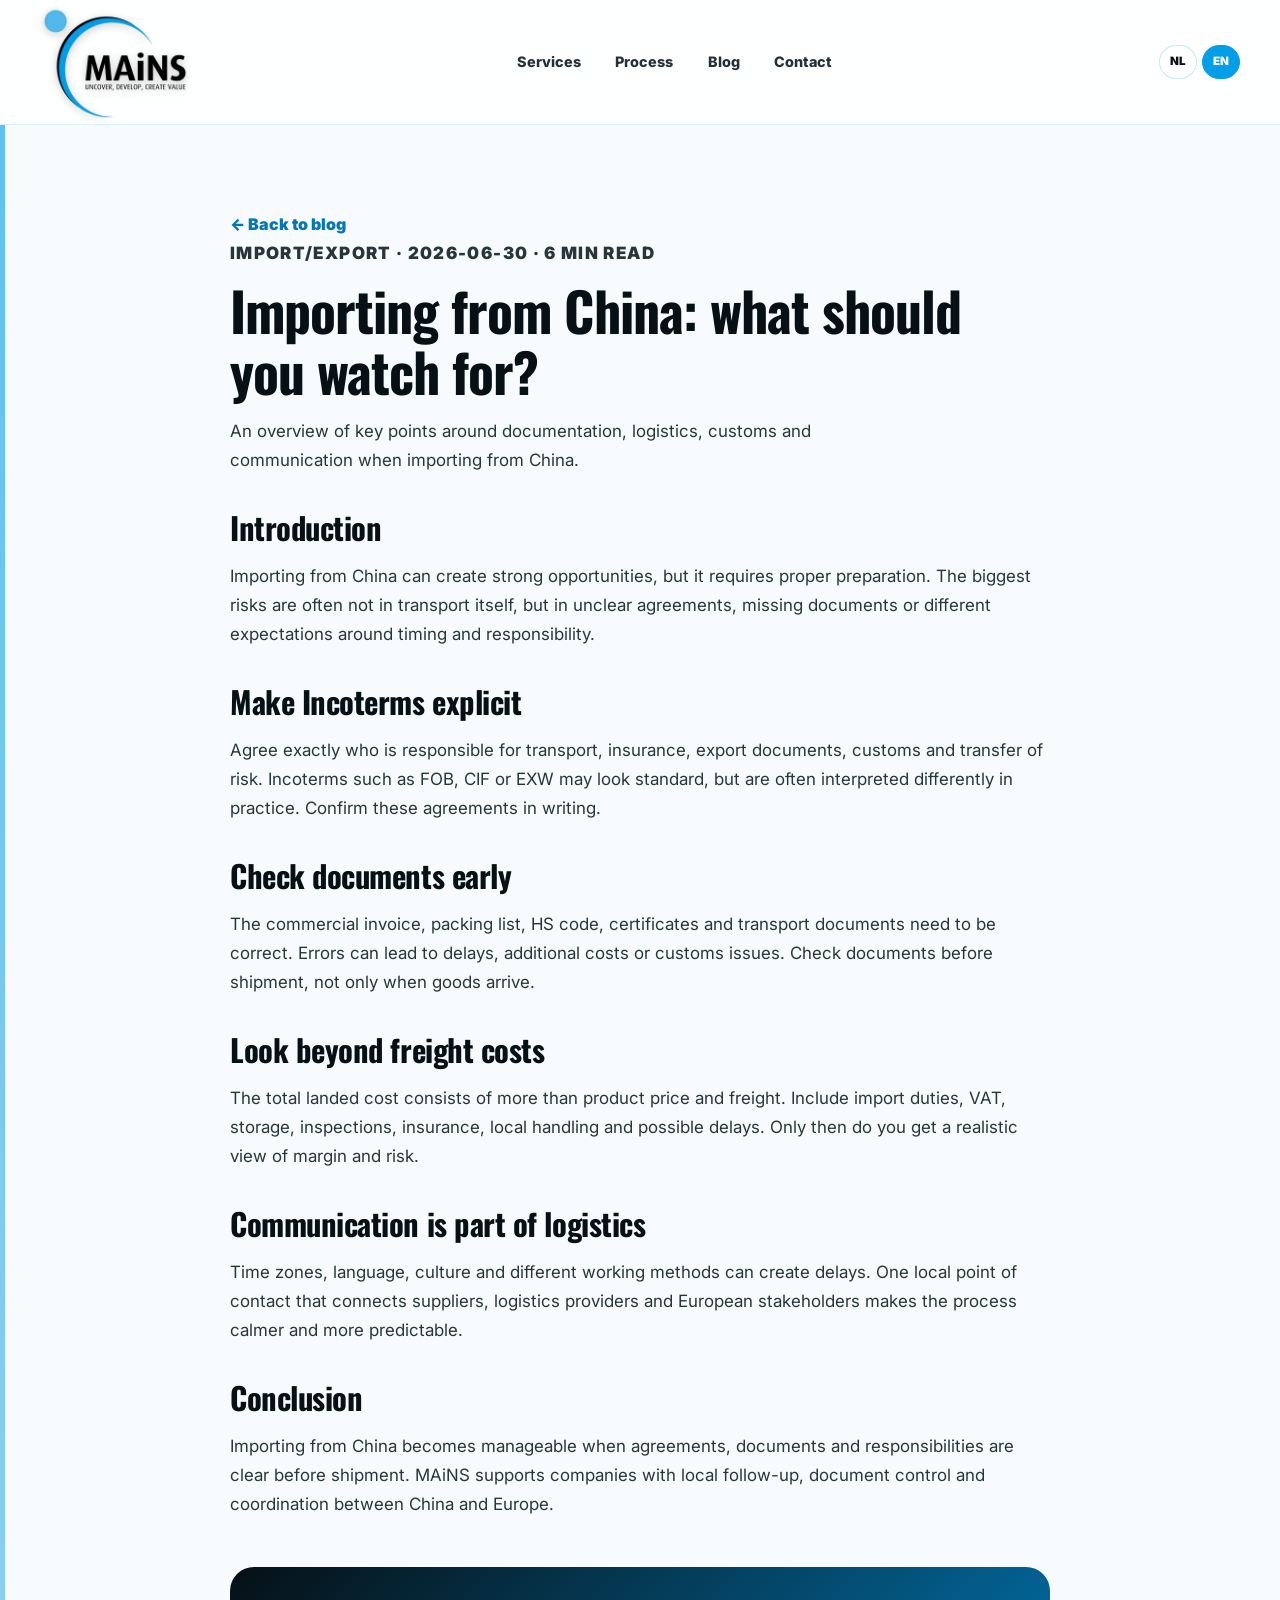
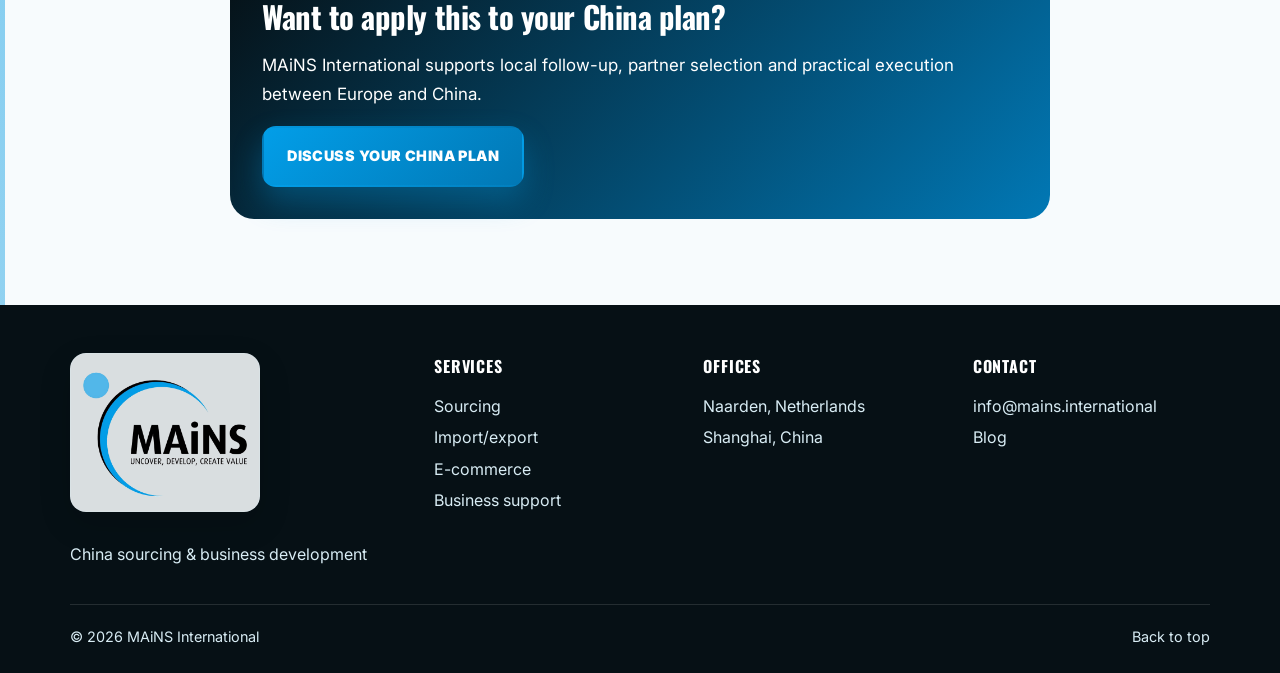
<file: blog/en/importing-from-china-what-to-watch.html>
<!doctype html>
<html lang="en">
<head>
  <meta charset="utf-8">
  <meta name="viewport" content="width=device-width, initial-scale=1">
  <title>Importing from China: what should you watch for? — MAiNS International</title>
  <meta name="description" content="An overview of key points around documentation, logistics, customs and communication when importing from China.">
  <meta property="og:title" content="Importing from China: what should you watch for?">
  <meta property="og:description" content="An overview of key points around documentation, logistics, customs and communication when importing from China.">
  <meta property="og:type" content="article">
  <meta name="theme-color" content="#029ee8">
  <link rel="alternate" hreflang="nl" href="https://siyao1993-maker.github.io/mains-international-site/blog/importeren-uit-china-waar-moet-u-op-letten.html">
  <link rel="alternate" hreflang="en" href="https://siyao1993-maker.github.io/mains-international-site/blog/en/importing-from-china-what-to-watch.html">
  <link rel="stylesheet" href="../../assets/styles.css?v=20260630-6">
  <script type="application/ld+json">
  {"@context":"https://schema.org","@type":"BlogPosting","headline":"Importing from China: what should you watch for?","description":"An overview of key points around documentation, logistics, customs and communication when importing from China.","datePublished":"2026-06-30","dateModified":"2026-06-30","inLanguage":"en","author":{"@type":"Organization","name":"MAiNS International"},"publisher":{"@type":"Organization","name":"MAiNS International"},"mainEntityOfPage":"https://siyao1993-maker.github.io/mains-international-site/blog/en/importing-from-china-what-to-watch.html"}
  </script>
</head>
<body>
  <a class="skip" href="#main">Skip to content</a>
  <header class="site-header" id="top"><nav class="nav" aria-label="Main navigation"><a class="brand" href="../../" aria-label="MAiNS International home"><img src="../../assets/mains-logo.webp" alt="MAiNS International"></a><div class="nav-links always-visible"><a href="../../#services">Services</a><a href="../../#process">Process</a><a href="./">Blog</a><a href="../../#contact">Contact</a></div><div class="language"><a class="lang-link" href="../importeren-uit-china-waar-moet-u-op-letten.html">NL</a><a class="lang-link active" href="./importing-from-china-what-to-watch.html">EN</a></div></nav></header>
  <main id="main">
    <article class="article section">
      <div class="wrap article-wrap">
        <a class="blog-back" href="./">← Back to blog</a>
        <p class="blog-meta">Import/export · 2026-06-30 · 6 min read</p>
        <h1>Importing from China: what should you watch for?</h1>
        <p class="lead">An overview of key points around documentation, logistics, customs and communication when importing from China.</p>
        <h2>Introduction</h2>
        <p>Importing from China can create strong opportunities, but it requires proper preparation. The biggest risks are often not in transport itself, but in unclear agreements, missing documents or different expectations around timing and responsibility.</p>
        <h2>Make Incoterms explicit</h2>
        <p>Agree exactly who is responsible for transport, insurance, export documents, customs and transfer of risk. Incoterms such as FOB, CIF or EXW may look standard, but are often interpreted differently in practice. Confirm these agreements in writing.</p>
        <h2>Check documents early</h2>
        <p>The commercial invoice, packing list, HS code, certificates and transport documents need to be correct. Errors can lead to delays, additional costs or customs issues. Check documents before shipment, not only when goods arrive.</p>
        <h2>Look beyond freight costs</h2>
        <p>The total landed cost consists of more than product price and freight. Include import duties, VAT, storage, inspections, insurance, local handling and possible delays. Only then do you get a realistic view of margin and risk.</p>
        <h2>Communication is part of logistics</h2>
        <p>Time zones, language, culture and different working methods can create delays. One local point of contact that connects suppliers, logistics providers and European stakeholders makes the process calmer and more predictable.</p>
        <h2>Conclusion</h2>
        <p>Importing from China becomes manageable when agreements, documents and responsibilities are clear before shipment. MAiNS supports companies with local follow-up, document control and coordination between China and Europe.</p>
        <div class="article-cta"><h2>Want to apply this to your China plan?</h2><p>MAiNS International supports local follow-up, partner selection and practical execution between Europe and China.</p><a class="button primary" href="../../#contact">Discuss your China plan</a></div>
      </div>
    </article>
  </main>
  <footer class="footer"><div class="wrap footer-grid"><div><img src="../../assets/mains-logo.webp" alt="MAiNS International" class="footer-logo"><p>China sourcing & business development</p></div><div><strong>Services</strong><a href="../../#services">Sourcing</a><a href="../../#services">Import/export</a><a href="../../#services">E-commerce</a><a href="../../#services">Business support</a></div><div><strong>Offices</strong><span>Naarden, Netherlands</span><span>Shanghai, China</span></div><div><strong>Contact</strong><a href="mailto:info@mains.international">info@mains.international</a><a href="./">Blog</a></div></div><div class="wrap footer-bottom"><span>© 2026 MAiNS International</span><a href="#top">Back to top</a></div></footer>
</body>
</html>
</file>
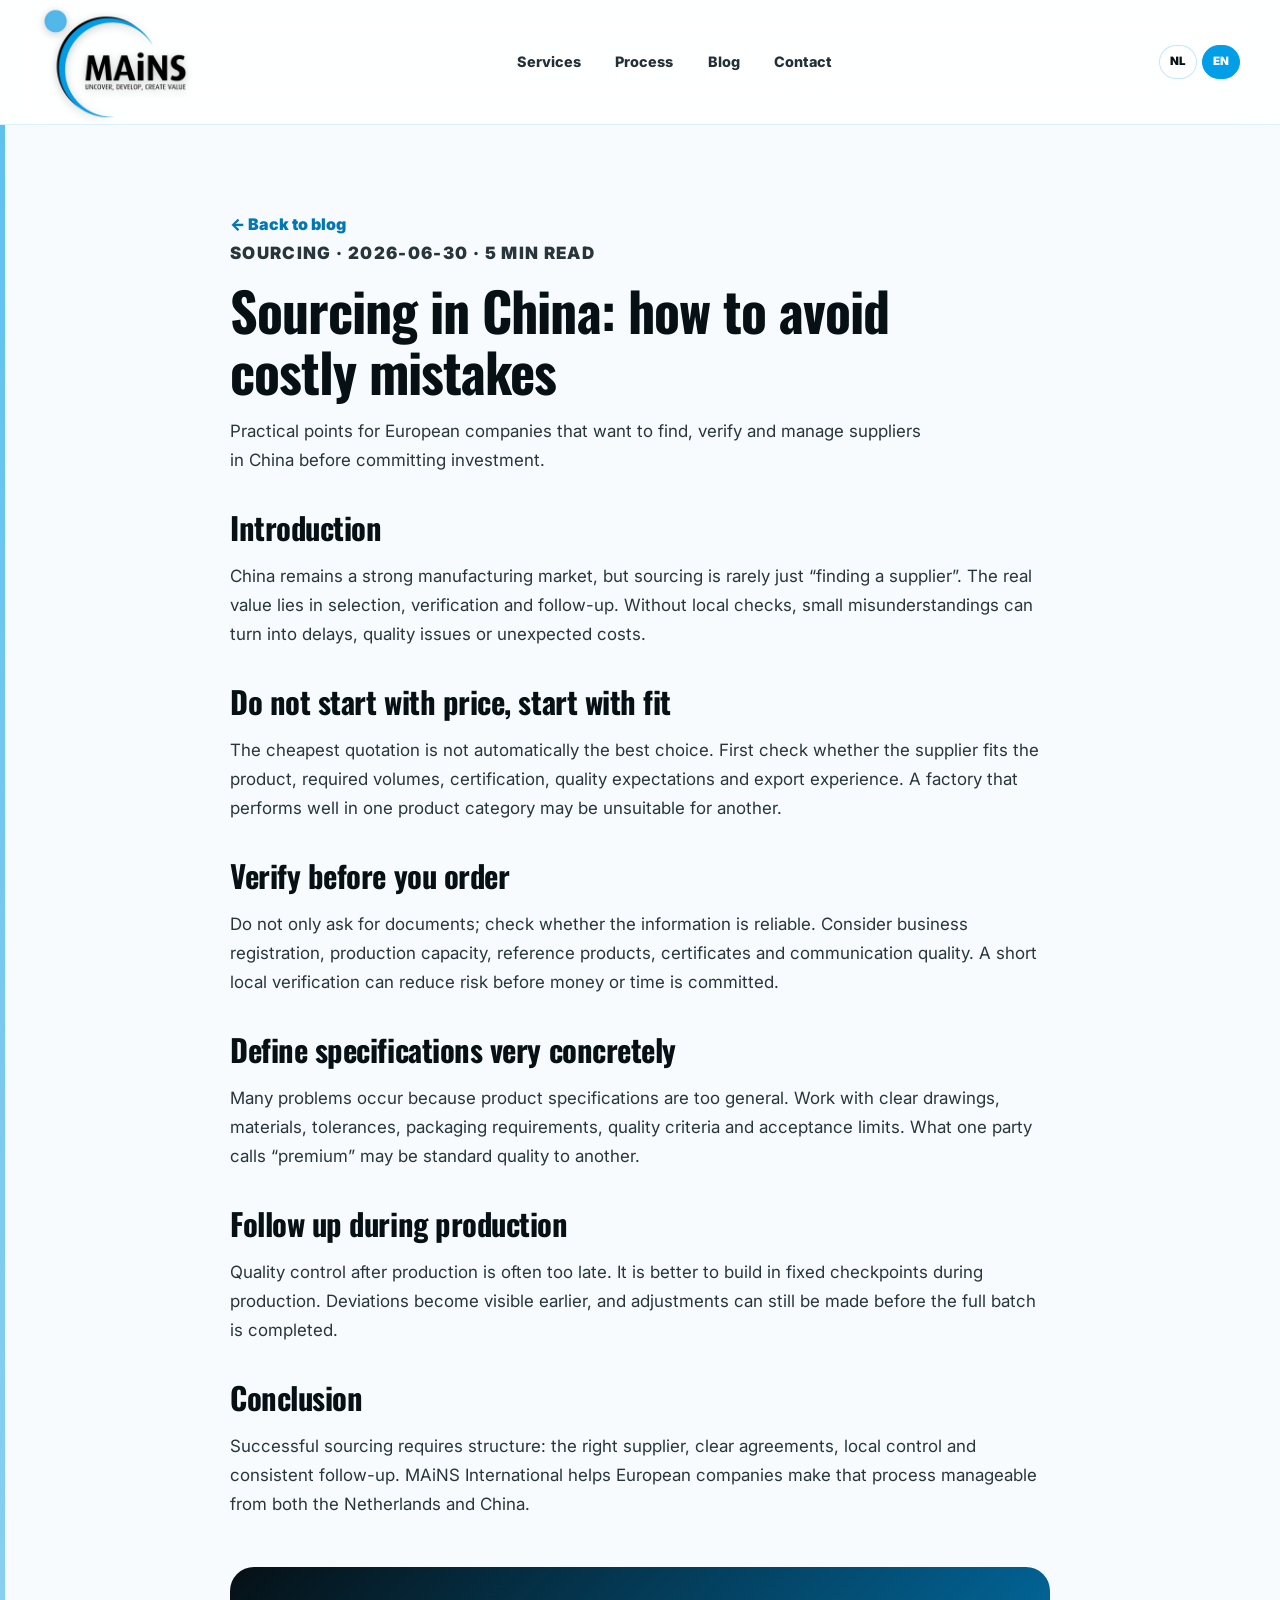
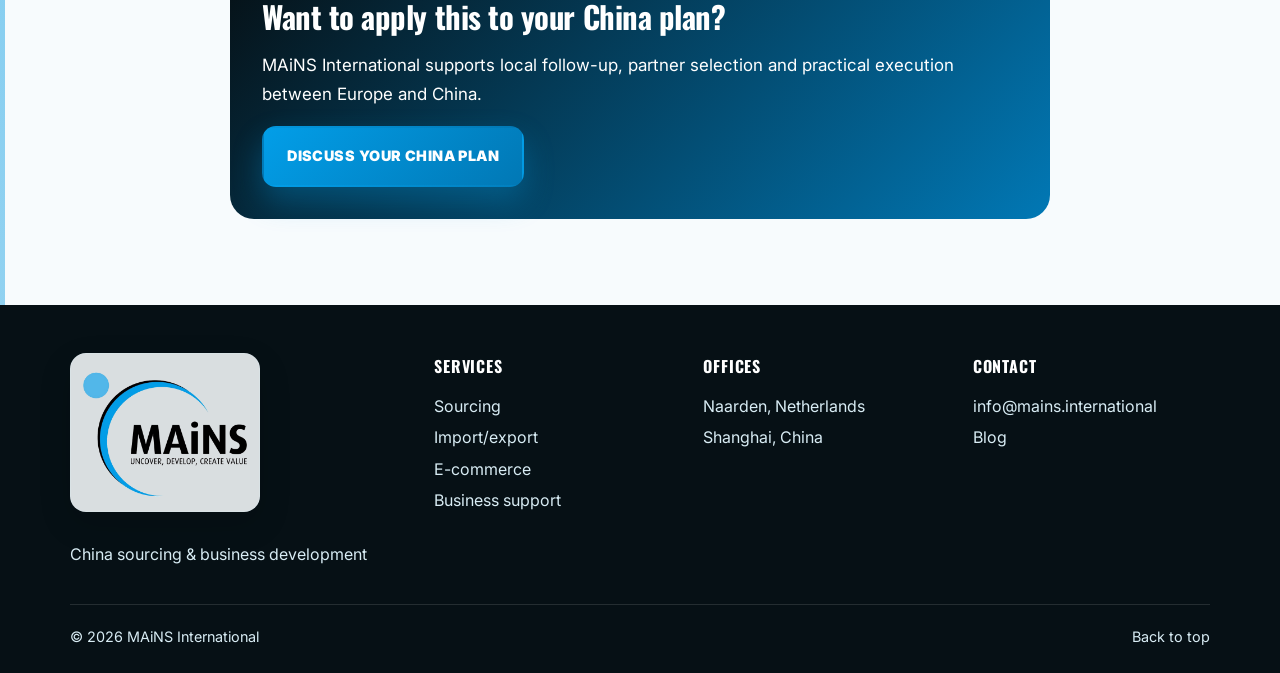
<file: blog/en/sourcing-in-china-avoid-costly-mistakes.html>
<!doctype html>
<html lang="en">
<head>
  <meta charset="utf-8">
  <meta name="viewport" content="width=device-width, initial-scale=1">
  <title>Sourcing in China: how to avoid costly mistakes — MAiNS International</title>
  <meta name="description" content="Practical points for European companies that want to find, verify and manage suppliers in China before committing investment.">
  <meta property="og:title" content="Sourcing in China: how to avoid costly mistakes">
  <meta property="og:description" content="Practical points for European companies that want to find, verify and manage suppliers in China before committing investment.">
  <meta property="og:type" content="article">
  <meta name="theme-color" content="#029ee8">
  <link rel="alternate" hreflang="nl" href="https://siyao1993-maker.github.io/mains-international-site/blog/sourcing-in-china-voorkom-dure-fouten.html">
  <link rel="alternate" hreflang="en" href="https://siyao1993-maker.github.io/mains-international-site/blog/en/sourcing-in-china-avoid-costly-mistakes.html">
  <link rel="stylesheet" href="../../assets/styles.css?v=20260630-6">
  <script type="application/ld+json">
  {"@context":"https://schema.org","@type":"BlogPosting","headline":"Sourcing in China: how to avoid costly mistakes","description":"Practical points for European companies that want to find, verify and manage suppliers in China before committing investment.","datePublished":"2026-06-30","dateModified":"2026-06-30","inLanguage":"en","author":{"@type":"Organization","name":"MAiNS International"},"publisher":{"@type":"Organization","name":"MAiNS International"},"mainEntityOfPage":"https://siyao1993-maker.github.io/mains-international-site/blog/en/sourcing-in-china-avoid-costly-mistakes.html"}
  </script>
</head>
<body>
  <a class="skip" href="#main">Skip to content</a>
  <header class="site-header" id="top"><nav class="nav" aria-label="Main navigation"><a class="brand" href="../../" aria-label="MAiNS International home"><img src="../../assets/mains-logo.webp" alt="MAiNS International"></a><div class="nav-links always-visible"><a href="../../#services">Services</a><a href="../../#process">Process</a><a href="./">Blog</a><a href="../../#contact">Contact</a></div><div class="language"><a class="lang-link" href="../sourcing-in-china-voorkom-dure-fouten.html">NL</a><a class="lang-link active" href="./sourcing-in-china-avoid-costly-mistakes.html">EN</a></div></nav></header>
  <main id="main">
    <article class="article section">
      <div class="wrap article-wrap">
        <a class="blog-back" href="./">← Back to blog</a>
        <p class="blog-meta">Sourcing · 2026-06-30 · 5 min read</p>
        <h1>Sourcing in China: how to avoid costly mistakes</h1>
        <p class="lead">Practical points for European companies that want to find, verify and manage suppliers in China before committing investment.</p>
        <h2>Introduction</h2>
        <p>China remains a strong manufacturing market, but sourcing is rarely just “finding a supplier”. The real value lies in selection, verification and follow-up. Without local checks, small misunderstandings can turn into delays, quality issues or unexpected costs.</p>
        <h2>Do not start with price, start with fit</h2>
        <p>The cheapest quotation is not automatically the best choice. First check whether the supplier fits the product, required volumes, certification, quality expectations and export experience. A factory that performs well in one product category may be unsuitable for another.</p>
        <h2>Verify before you order</h2>
        <p>Do not only ask for documents; check whether the information is reliable. Consider business registration, production capacity, reference products, certificates and communication quality. A short local verification can reduce risk before money or time is committed.</p>
        <h2>Define specifications very concretely</h2>
        <p>Many problems occur because product specifications are too general. Work with clear drawings, materials, tolerances, packaging requirements, quality criteria and acceptance limits. What one party calls “premium” may be standard quality to another.</p>
        <h2>Follow up during production</h2>
        <p>Quality control after production is often too late. It is better to build in fixed checkpoints during production. Deviations become visible earlier, and adjustments can still be made before the full batch is completed.</p>
        <h2>Conclusion</h2>
        <p>Successful sourcing requires structure: the right supplier, clear agreements, local control and consistent follow-up. MAiNS International helps European companies make that process manageable from both the Netherlands and China.</p>
        <div class="article-cta"><h2>Want to apply this to your China plan?</h2><p>MAiNS International supports local follow-up, partner selection and practical execution between Europe and China.</p><a class="button primary" href="../../#contact">Discuss your China plan</a></div>
      </div>
    </article>
  </main>
  <footer class="footer"><div class="wrap footer-grid"><div><img src="../../assets/mains-logo.webp" alt="MAiNS International" class="footer-logo"><p>China sourcing & business development</p></div><div><strong>Services</strong><a href="../../#services">Sourcing</a><a href="../../#services">Import/export</a><a href="../../#services">E-commerce</a><a href="../../#services">Business support</a></div><div><strong>Offices</strong><span>Naarden, Netherlands</span><span>Shanghai, China</span></div><div><strong>Contact</strong><a href="mailto:info@mains.international">info@mains.international</a><a href="./">Blog</a></div></div><div class="wrap footer-bottom"><span>© 2026 MAiNS International</span><a href="#top">Back to top</a></div></footer>
</body>
</html>
</file>
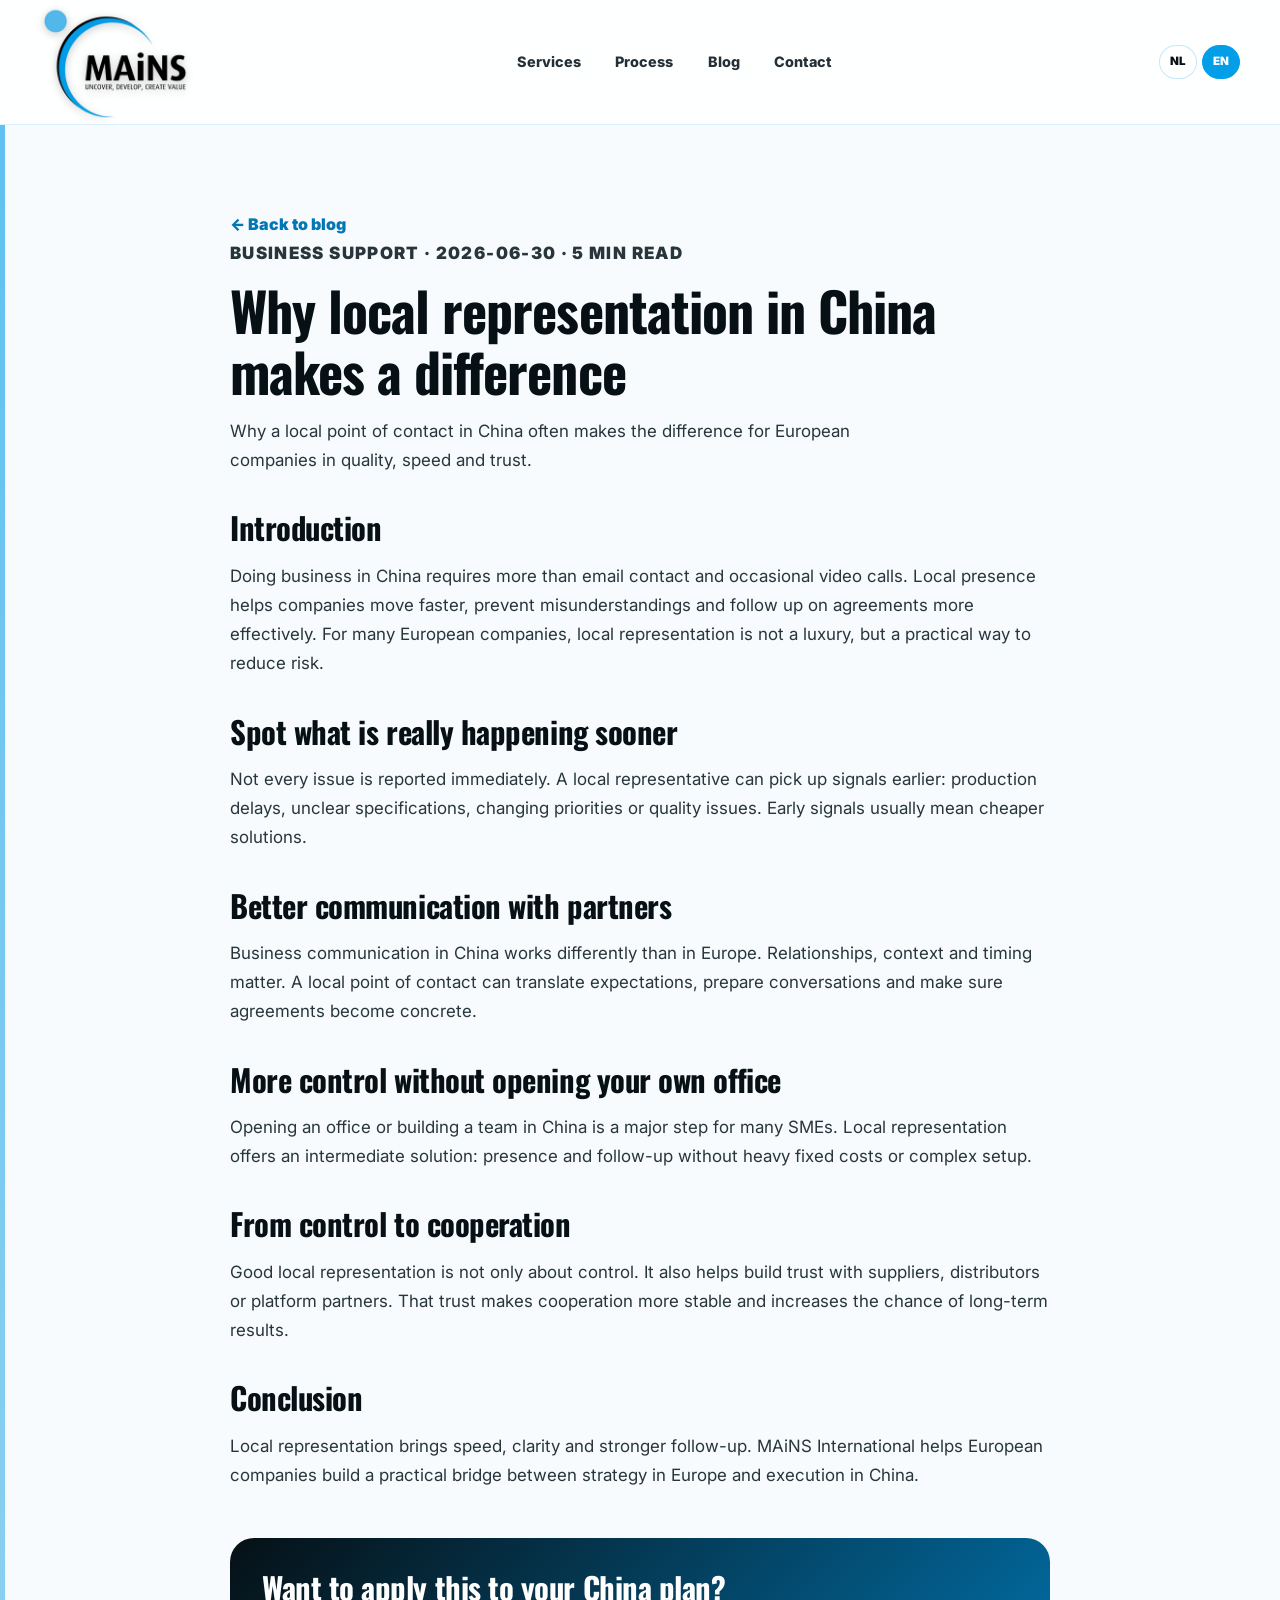
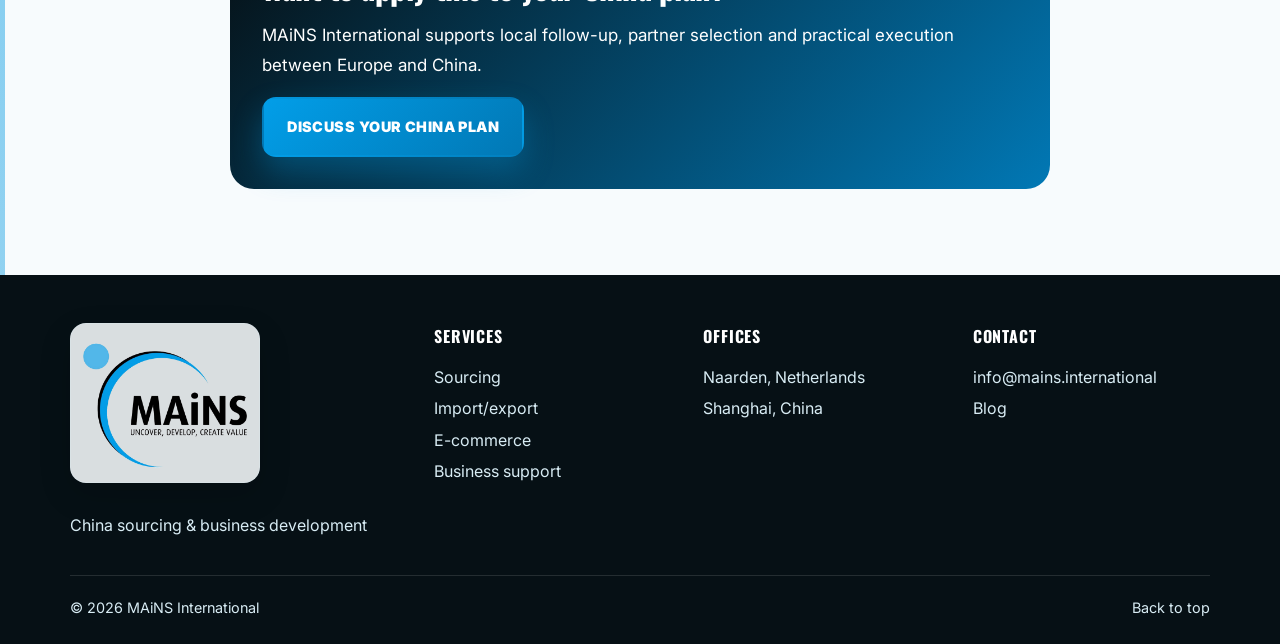
<file: blog/en/why-local-representation-in-china-matters.html>
<!doctype html>
<html lang="en">
<head>
  <meta charset="utf-8">
  <meta name="viewport" content="width=device-width, initial-scale=1">
  <title>Why local representation in China makes a difference — MAiNS International</title>
  <meta name="description" content="Why a local point of contact in China often makes the difference for European companies in quality, speed and trust.">
  <meta property="og:title" content="Why local representation in China makes a difference">
  <meta property="og:description" content="Why a local point of contact in China often makes the difference for European companies in quality, speed and trust.">
  <meta property="og:type" content="article">
  <meta name="theme-color" content="#029ee8">
  <link rel="alternate" hreflang="nl" href="https://siyao1993-maker.github.io/mains-international-site/blog/waarom-lokale-vertegenwoordiging-in-china-verschil-maakt.html">
  <link rel="alternate" hreflang="en" href="https://siyao1993-maker.github.io/mains-international-site/blog/en/why-local-representation-in-china-matters.html">
  <link rel="stylesheet" href="../../assets/styles.css?v=20260630-6">
  <script type="application/ld+json">
  {"@context":"https://schema.org","@type":"BlogPosting","headline":"Why local representation in China makes a difference","description":"Why a local point of contact in China often makes the difference for European companies in quality, speed and trust.","datePublished":"2026-06-30","dateModified":"2026-06-30","inLanguage":"en","author":{"@type":"Organization","name":"MAiNS International"},"publisher":{"@type":"Organization","name":"MAiNS International"},"mainEntityOfPage":"https://siyao1993-maker.github.io/mains-international-site/blog/en/why-local-representation-in-china-matters.html"}
  </script>
</head>
<body>
  <a class="skip" href="#main">Skip to content</a>
  <header class="site-header" id="top"><nav class="nav" aria-label="Main navigation"><a class="brand" href="../../" aria-label="MAiNS International home"><img src="../../assets/mains-logo.webp" alt="MAiNS International"></a><div class="nav-links always-visible"><a href="../../#services">Services</a><a href="../../#process">Process</a><a href="./">Blog</a><a href="../../#contact">Contact</a></div><div class="language"><a class="lang-link" href="../waarom-lokale-vertegenwoordiging-in-china-verschil-maakt.html">NL</a><a class="lang-link active" href="./why-local-representation-in-china-matters.html">EN</a></div></nav></header>
  <main id="main">
    <article class="article section">
      <div class="wrap article-wrap">
        <a class="blog-back" href="./">← Back to blog</a>
        <p class="blog-meta">Business support · 2026-06-30 · 5 min read</p>
        <h1>Why local representation in China makes a difference</h1>
        <p class="lead">Why a local point of contact in China often makes the difference for European companies in quality, speed and trust.</p>
        <h2>Introduction</h2>
        <p>Doing business in China requires more than email contact and occasional video calls. Local presence helps companies move faster, prevent misunderstandings and follow up on agreements more effectively. For many European companies, local representation is not a luxury, but a practical way to reduce risk.</p>
        <h2>Spot what is really happening sooner</h2>
        <p>Not every issue is reported immediately. A local representative can pick up signals earlier: production delays, unclear specifications, changing priorities or quality issues. Early signals usually mean cheaper solutions.</p>
        <h2>Better communication with partners</h2>
        <p>Business communication in China works differently than in Europe. Relationships, context and timing matter. A local point of contact can translate expectations, prepare conversations and make sure agreements become concrete.</p>
        <h2>More control without opening your own office</h2>
        <p>Opening an office or building a team in China is a major step for many SMEs. Local representation offers an intermediate solution: presence and follow-up without heavy fixed costs or complex setup.</p>
        <h2>From control to cooperation</h2>
        <p>Good local representation is not only about control. It also helps build trust with suppliers, distributors or platform partners. That trust makes cooperation more stable and increases the chance of long-term results.</p>
        <h2>Conclusion</h2>
        <p>Local representation brings speed, clarity and stronger follow-up. MAiNS International helps European companies build a practical bridge between strategy in Europe and execution in China.</p>
        <div class="article-cta"><h2>Want to apply this to your China plan?</h2><p>MAiNS International supports local follow-up, partner selection and practical execution between Europe and China.</p><a class="button primary" href="../../#contact">Discuss your China plan</a></div>
      </div>
    </article>
  </main>
  <footer class="footer"><div class="wrap footer-grid"><div><img src="../../assets/mains-logo.webp" alt="MAiNS International" class="footer-logo"><p>China sourcing & business development</p></div><div><strong>Services</strong><a href="../../#services">Sourcing</a><a href="../../#services">Import/export</a><a href="../../#services">E-commerce</a><a href="../../#services">Business support</a></div><div><strong>Offices</strong><span>Naarden, Netherlands</span><span>Shanghai, China</span></div><div><strong>Contact</strong><a href="mailto:info@mains.international">info@mains.international</a><a href="./">Blog</a></div></div><div class="wrap footer-bottom"><span>© 2026 MAiNS International</span><a href="#top">Back to top</a></div></footer>
</body>
</html>
</file>
<file: assets/styles.css>
@import url('https://fonts.googleapis.com/css2?family=Inter:wght@400;500;600;700;800&family=Oswald:wght@500;600;700&display=swap');

:root {
  --ink: #061015;
  --text: #28363c;
  --muted: #65747b;
  --line: #dce8ec;
  --bg: #f7fbfd;
  --panel: #ffffff;
  --blue: #029ee8;
  --blue-dark: #0178b5;
  --light-blue: #52b8e9;
  --soft: #eef8fc;
  --shadow: 0 24px 70px rgba(5, 28, 38, .11);
  --shadow-soft: 0 12px 34px rgba(5, 28, 38, .075);
  --radius: 24px;
}

* { box-sizing: border-box; }
html { scroll-behavior: smooth; }
body {
  margin: 0;
  font-family: 'Inter', system-ui, -apple-system, BlinkMacSystemFont, sans-serif;
  color: var(--text);
  background: var(--bg);
  line-height: 1.72;
  -webkit-font-smoothing: antialiased;
}

.skip { position: absolute; left: -999px; }
.skip:focus { left: 1rem; top: 1rem; background: var(--blue); color: #fff; padding: .7rem 1rem; z-index: 999; border-radius: 999px; }
.wrap { width: min(1140px, calc(100% - 48px)); margin-inline: auto; }

.site-header {
  position: sticky;
  top: 0;
  z-index: 100;
  background: rgba(255, 255, 255, .88);
  backdrop-filter: blur(18px);
  border-bottom: 1px solid rgba(2, 158, 232, .14);
}
.nav {
  min-height: 124px;
  width: min(1200px, calc(100% - 48px));
  margin: auto;
  display: flex;
  align-items: center;
  justify-content: space-between;
  gap: 1rem;
}
.brand img { width: 150px; height: auto; display: block; filter: drop-shadow(0 2px 4px rgba(0,0,0,0.2)); }
.nav-links { display: flex; gap: .25rem; align-items: center; }
.nav-links a {
  color: #233037;
  text-decoration: none;
  font-weight: 800;
  font-size: .9rem;
  padding: .62rem .95rem;
  border-radius: 999px;
  transition: .2s ease;
}
.nav-links a:hover { background: rgba(2,158,232,.10); color: var(--blue-dark); }
.menu-toggle { display: none; }
.language { display: flex; gap: .32rem; align-items: center; }
.language button,
.language span {
  appearance: none;
  border: 1px solid rgba(2,158,232,.24);
  background: #fff;
  color: var(--ink);
  border-radius: 999px;
  padding: .38rem .62rem;
  font-size: .72rem;
  font-weight: 900;
  cursor: pointer;
  transition: .2s ease;
}
.language span { color: var(--muted); cursor: default; }
.language button:hover,
.language button.active { border-color: var(--blue); background: var(--blue); color: #fff; }
.lang-link { color: var(--ink); text-decoration: none; background: #fff; border: 1px solid rgba(2,158,232,.24); border-radius: 999px; padding: .38rem .62rem; font-size: .72rem; font-weight: 900; transition: .2s ease; }
.lang-link:hover, .lang-link.active { background: var(--blue); color: #fff; border-color: var(--blue); }

.section { padding: 86px 0; position: relative; }
.section::before { content: ''; position: absolute; inset: 0 auto 0 0; width: 5px; background: linear-gradient(180deg, var(--blue), var(--light-blue)); opacity: .62; }
.section.muted { background: linear-gradient(180deg, #f1f8fb, var(--bg)); border-block: 1px solid var(--line); }

.eyebrow {
  text-transform: uppercase;
  letter-spacing: .22em;
  color: var(--blue);
  font-family: 'Oswald', sans-serif;
  font-weight: 800;
  font-size: .82rem;
  margin: 0 0 .9rem;
}
h1, h2, h3 { font-family: 'Oswald', sans-serif; color: var(--ink); line-height: 1.12; margin: 0 0 1rem; letter-spacing: -.01em; }
h1 { font-size: clamp(2.35rem, 4.6vw, 4.25rem); max-width: 780px; text-transform: none; letter-spacing: -.018em; }
h2 { font-size: clamp(1.75rem, 3vw, 2.65rem); max-width: 820px; text-transform: none; letter-spacing: -.015em; }
h3 { font-size: 1.16rem; line-height: 1.18; }
.lead { font-size: clamp(1.02rem, 1.35vw, 1.18rem); color: var(--muted); max-width: 700px; margin: 0 0 1.55rem; }
.section-intro { font-size: 1.03rem; color: var(--muted); max-width: 760px; margin: 0 0 2.25rem; }

.actions { display: flex; gap: .8rem; flex-wrap: wrap; margin-top: 2rem; }
.button { display: inline-flex; align-items: center; justify-content: center; text-decoration: none; border-radius: 14px; font-weight: 900; font-size: .9rem; padding: 1rem 1.45rem; border: 2px solid var(--blue); text-transform: uppercase; letter-spacing: .03em; transition: .22s ease; }
.button.primary { background: linear-gradient(135deg, var(--blue), var(--blue-dark)); color: #fff; border-color: transparent; box-shadow: 0 14px 30px rgba(2,158,232,.30); }
.button.primary:hover { transform: translateY(-2px); box-shadow: 0 18px 38px rgba(2,158,232,.42); }
.button.ghost { color: var(--blue-dark); background: rgba(255,255,255,.76); }
.button.ghost:hover { background: rgba(2,158,232,.10); }

.hero { min-height: 575px; display: grid; align-items: center; overflow: hidden; background: radial-gradient(circle at 88% 22%, rgba(2,158,232,.16), transparent 27%), radial-gradient(circle at 70% 76%, rgba(82,184,233,.10), transparent 25%), linear-gradient(180deg, #fff, var(--bg)); }
.hero::after { content: 'MAiNS'; position: absolute; right: clamp(-4rem, 1vw, 4rem); bottom: 3rem; font-family: 'Oswald', sans-serif; font-size: clamp(6rem, 18vw, 16rem); font-weight: 700; line-height: 1; color: rgba(2, 158, 232, .055); pointer-events: none; }
.hero-grid { position: relative; z-index: 1; display: grid; gap: 2.4rem; }
.hero-copy { max-width: 860px; }
.hero-eyebrow { display: inline-flex; align-items: center; gap: .55rem; padding: .5rem .75rem; background: rgba(255,255,255,.78); border: 1px solid rgba(2,158,232,.18); border-radius: 999px; box-shadow: 0 12px 30px rgba(5,28,38,.06); }
.hero-proof { display: flex; gap: .55rem; flex-wrap: wrap; margin-top: 1.1rem; }
.hero-proof span { display: inline-flex; align-items: center; gap: .45rem; padding: .62rem .9rem; border-radius: 999px; background: #fff; border: 1px solid rgba(2,158,232,.18); color: var(--ink); font-weight: 800; font-size: .84rem; box-shadow: 0 8px 24px rgba(5,28,38,.06); }
.hero-proof span::before { content: ''; width: .42rem; height: .42rem; border-radius: 999px; background: var(--blue); }
.trade-line { width: min(780px, 100%); display: grid; grid-template-columns: auto 1fr auto 1fr auto; align-items: center; gap: .85rem; color: var(--ink); font-weight: 900; text-transform: uppercase; letter-spacing: .08em; font-size: .86rem; }
.trade-line i { display: block; height: 2px; background: linear-gradient(90deg, rgba(2,158,232,.12), var(--blue), rgba(2,158,232,.12)); position: relative; }
.trade-line i::after { content: ''; position: absolute; right: 0; top: 50%; width: .5rem; height: .5rem; border-radius: 50%; background: var(--blue); transform: translateY(-50%); }
.trade-line strong { color: var(--blue-dark); font-family: 'Oswald', sans-serif; font-size: 1.1rem; }

.trust-strip { background: #fff; border-block: 1px solid var(--line); padding: 24px 0; }
.trust-grid { display: grid; grid-template-columns: repeat(4, 1fr); gap: 1px; background: var(--line); border: 1px solid var(--line); border-radius: 22px; overflow: hidden; box-shadow: var(--shadow-soft); }
.trust-grid div { background: #fff; padding: 1.25rem; }
.trust-grid strong { display: block; color: var(--ink); font-family: 'Oswald', sans-serif; font-size: 1.08rem; margin-bottom: .25rem; }
.trust-grid span { color: var(--muted); font-size: .92rem; }

.cards { display: grid; gap: 1.35rem; margin-top: 2.5rem; }
.cards.four { grid-template-columns: repeat(4, 1fr); }
.cards.three { grid-template-columns: repeat(3, 1fr); }
.feature-grid { display: grid; grid-template-columns: repeat(4, 1fr); gap: 1rem; margin-top: 2.25rem; }
.feature-card { background: #fff; border: 1px solid var(--line); border-radius: 22px; padding: 1.55rem; box-shadow: var(--shadow-soft); }
.feature-card strong { display: block; color: var(--ink); font-family: 'Oswald', sans-serif; font-size: 1.18rem; margin-bottom: .55rem; }
.feature-card p { margin: 0; color: var(--muted); font-size: .94rem; }
.unit-grid { display: grid; grid-template-columns: repeat(3, 1fr); gap: 1.25rem; margin-top: 2.3rem; }
.unit-card { background: #fff; border: 1px solid var(--line); border-radius: 24px; padding: 2rem; box-shadow: var(--shadow-soft); position: relative; overflow: hidden; }
.unit-card::after { content: ''; position: absolute; right: -3rem; top: -3rem; width: 8rem; height: 8rem; border-radius: 50%; background: rgba(2,158,232,.08); }
.unit-card span { width: 3rem; height: 3rem; display: inline-grid; place-items: center; border-radius: 15px; background: var(--ink); color: #fff; font-family: 'Oswald', sans-serif; font-weight: 800; margin-bottom: 1rem; }
.unit-card p { color: var(--muted); margin: 0; }
.partner-section { background: #fff; }
.partner-panel { display: grid; grid-template-columns: .9fr 1.1fr; gap: 2.2rem; align-items: start; padding: 2.2rem; border-radius: 28px; background: linear-gradient(135deg, var(--ink), var(--blue-dark)); box-shadow: var(--shadow); }
.partner-panel h2, .partner-panel .eyebrow { color: #fff; }
.quote-grid { display: grid; gap: 1rem; }
.quote-grid blockquote { margin: 0; padding: 1.25rem; border-radius: 18px; background: rgba(255,255,255,.12); border: 1px solid rgba(255,255,255,.20); color: #fff; }
.quote-grid strong { display: block; color: #fff; font-family: 'Oswald', sans-serif; font-size: 1.05rem; margin-bottom: .4rem; }
.quote-grid p { margin: 0; color: #e8f8ff; font-size: .95rem; }
.card { background: rgba(255,255,255,.96); border: 1px solid var(--line); border-radius: 24px; padding: 2rem 1.45rem; box-shadow: var(--shadow-soft); transition: .25s ease; display: flex; flex-direction: column; position: relative; overflow: hidden; }
.card::before { content: ''; position: absolute; inset: 0 0 auto 0; height: 4px; background: linear-gradient(90deg, var(--blue), var(--light-blue)); opacity: .85; }
.card:hover { transform: translateY(-5px); box-shadow: var(--shadow); border-color: rgba(2,158,232,.36); }
.service-icon { width: 3.1rem; height: 3.1rem; display: inline-grid; place-items: center; border-radius: 16px; background: var(--soft); color: var(--blue-dark); font-family: 'Oswald', sans-serif; font-size: 1.08rem; font-weight: 800; margin-bottom: 1rem; }
.card h3 { text-transform: none; margin-bottom: .7rem; }
.card p { color: var(--text); font-size: .96rem; margin: 0 0 1rem; }
.card .result { color: var(--blue-dark); font-weight: 900; }
.card ul { padding: 0; list-style: none; margin: auto 0 0; font-size: .9rem; }
.card li { color: var(--muted); margin-bottom: .45rem; padding-left: 1.25rem; position: relative; }
.card li::before { content: '✓'; position: absolute; left: 0; color: var(--blue-dark); font-weight: 900; }

.process-route { display: grid; grid-template-columns: repeat(4, 1fr); gap: 1rem; margin-top: 2.7rem; position: relative; }
.process-route::before { content: ''; position: absolute; left: 8%; right: 8%; top: 2rem; height: 2px; background: linear-gradient(90deg, var(--blue), var(--light-blue)); opacity: .45; }
.step { background: var(--panel); border: 1px solid var(--line); border-radius: 22px; padding: 4rem 1.45rem 1.45rem; box-shadow: var(--shadow-soft); position: relative; z-index: 1; }
.step::before { content: counter(step); counter-increment: step; position: absolute; top: 1rem; left: 1.35rem; width: 2rem; height: 2rem; display: grid; place-items: center; border-radius: 50%; background: var(--blue); color: #fff; font-weight: 900; font-size: .86rem; }
.process-route { counter-reset: step; }
.step b { font-family: 'Oswald', sans-serif; color: var(--ink); text-transform: uppercase; font-size: 1.05rem; display: block; margin-bottom: .55rem; }
.step span { color: var(--muted); }

.callout-section { background: linear-gradient(135deg, var(--ink), var(--blue-dark)); color: #fff; }
.callout-section::before { background: rgba(255,255,255,.42); }
.callout-card { display: grid; grid-template-columns: 1.08fr .92fr; gap: 3rem; align-items: start; }
.callout-card .eyebrow, .callout-card h2, .callout-card p { color: #fff; }
.callout-card p { font-size: 1.08rem; max-width: 720px; }
.checklist { display: grid; gap: .75rem; margin: 0; padding: 0; list-style: none; }
.checklist li { background: rgba(255,255,255,.12); border: 1px solid rgba(255,255,255,.22); padding: 1rem 1.25rem 1rem 2.6rem; border-radius: 16px; font-weight: 800; position: relative; }
.checklist li::before { content: '✓'; position: absolute; left: 1rem; top: 50%; transform: translateY(-50%); font-weight: 900; color: #fff; }

.split-heading { display: flex; align-items: end; justify-content: space-between; gap: 2rem; }
.insights-preview { background: linear-gradient(180deg, #fff, var(--bg)); }
.contact { background: #fff; }
.contact-grid { display: grid; grid-template-columns: 1fr .82fr; gap: 3rem; align-items: start; }
.contact-note { color: var(--muted); font-weight: 700; margin: 1rem 0 1.5rem; }
.address-card { background: var(--ink); color: #dff5ff; border-radius: 26px; padding: 2rem; box-shadow: var(--shadow); font-style: normal; }
.address-card strong { color: #fff; }
.address-card a { color: #fff; text-decoration-color: rgba(255,255,255,.55); }

.blog-hero { min-height: 470px; display: grid; align-items: center; background: radial-gradient(circle at 86% 18%, rgba(2,158,232,.18), transparent 28%), linear-gradient(180deg, #fff, var(--bg)); }
.blog-list-section { background: #fff; }
.blog-grid { display: grid; grid-template-columns: 1.08fr .92fr .92fr; gap: 1.35rem; }
.blog-card { background: #fff; border: 1px solid var(--line); border-radius: 24px; padding: 2rem; box-shadow: var(--shadow-soft); display: flex; flex-direction: column; min-height: 330px; transition: .25s ease; position: relative; overflow: hidden; }
.blog-card::before { content: ''; position: absolute; inset: 0 0 auto 0; height: 4px; background: linear-gradient(90deg, var(--blue), var(--light-blue)); }
.blog-card.featured { background: linear-gradient(180deg, #fff, var(--soft)); }
.blog-card:hover { transform: translateY(-5px); box-shadow: var(--shadow); border-color: rgba(2,158,232,.36); }
.blog-card h2 { font-size: 1.35rem; text-transform: none; }
.blog-card.featured h2 { font-size: 1.6rem; }
.blog-card h2 a { color: var(--ink); text-decoration: none; }
.blog-card p { color: var(--muted); }
.blog-meta { color: var(--blue-dark); font-weight: 900; text-transform: uppercase; letter-spacing: .08em; font-size: .78rem; margin: 0 0 .8rem; }
.blog-read, .blog-back { color: var(--blue-dark); font-weight: 900; text-decoration: none; }
.blog-read { margin-top: auto; }
.article-wrap { max-width: 820px; }
.article h1 { font-size: clamp(2.25rem, 4.2vw, 3.8rem); }
.article h2 { font-size: clamp(1.45rem, 2.4vw, 2rem); margin-top: 2.2rem; text-transform: none; }
.article p { font-size: 1.06rem; color: var(--text); }
.article-cta { margin-top: 3rem; padding: 2rem; border-radius: 24px; background: linear-gradient(135deg, var(--ink), var(--blue-dark)); color: #fff; }
.article-cta h2, .article-cta p { color: #fff; }
.article-cta h2 { margin-top: 0; }

.footer { background: var(--ink); color: #d8ecf4; padding: 3rem 0 1.2rem; }
.footer-grid { display: grid; grid-template-columns: 1.4fr 1fr 1fr 1fr; gap: 2rem; padding-bottom: 2rem; border-bottom: 1px solid rgba(255,255,255,.12); }
.footer-logo { width: 190px; background: rgba(247, 251, 253, .88); border: 1px solid rgba(216, 236, 244, .28); border-radius: 16px; padding: .45rem; margin-bottom: 1rem; box-shadow: 0 12px 32px rgba(0,0,0,.16); }
.footer strong { display: block; color: #fff; margin-bottom: .8rem; font-family: 'Oswald', sans-serif; text-transform: uppercase; letter-spacing: .05em; }
.footer a, .footer span, .footer p { display: block; color: #d8ecf4; text-decoration: none; margin: .25rem 0; }
.footer a:hover { color: #fff; }
.footer-bottom { display: flex; justify-content: space-between; gap: 1rem; padding-top: 1rem; font-size: .9rem; }
.footer-inner { display: flex; align-items: center; justify-content: space-between; gap: 1rem; font-size: .9rem; }

@media (max-width: 980px) {
  .nav { flex-wrap: wrap; padding: .8rem 0; }
  .menu-toggle { display: inline-flex; appearance: none; border: 1px solid var(--line); border-radius: 999px; padding: .5rem .8rem; background: #fff; font-weight: 900; }
  .nav-links { display: none; width: 100%; order: 4; flex-direction: column; align-items: stretch; padding-bottom: .75rem; }
  .nav-links.open, .nav-links.always-visible { display: flex; }
  .nav-links a { background: #fff; }
  .contact-grid, .callout-card, .split-heading { grid-template-columns: 1fr; display: grid; }
  .trust-grid, .cards.four, .cards.three, .process-route, .blog-grid, .footer-grid, .feature-grid, .unit-grid { grid-template-columns: repeat(2, 1fr); }
  .partner-panel { grid-template-columns: 1fr; }
  .process-route::before { display: none; }
  .hero { min-height: auto; padding: 76px 0; }
}

@media (max-width: 640px) {
  .wrap, .nav { width: min(100% - 28px, 1120px); }
  .section { padding: 72px 0; }
  h1 { font-size: clamp(2.5rem, 13vw, 4rem); }
  h2 { font-size: clamp(1.65rem, 8vw, 2.35rem); }
  .actions .button { width: 100%; }
  .trust-grid, .cards.four, .cards.three, .process-route, .blog-grid, .footer-grid, .feature-grid, .unit-grid { grid-template-columns: 1fr; }
  .partner-panel { padding: 1.35rem; }
  .trade-line { grid-template-columns: 1fr; gap: .45rem; }
  .trade-line i { height: 1px; }
  .footer-bottom { flex-direction: column; }
  .brand img { width: 128px; }
  .language { width: 100%; order: 3; }
}
</file>
